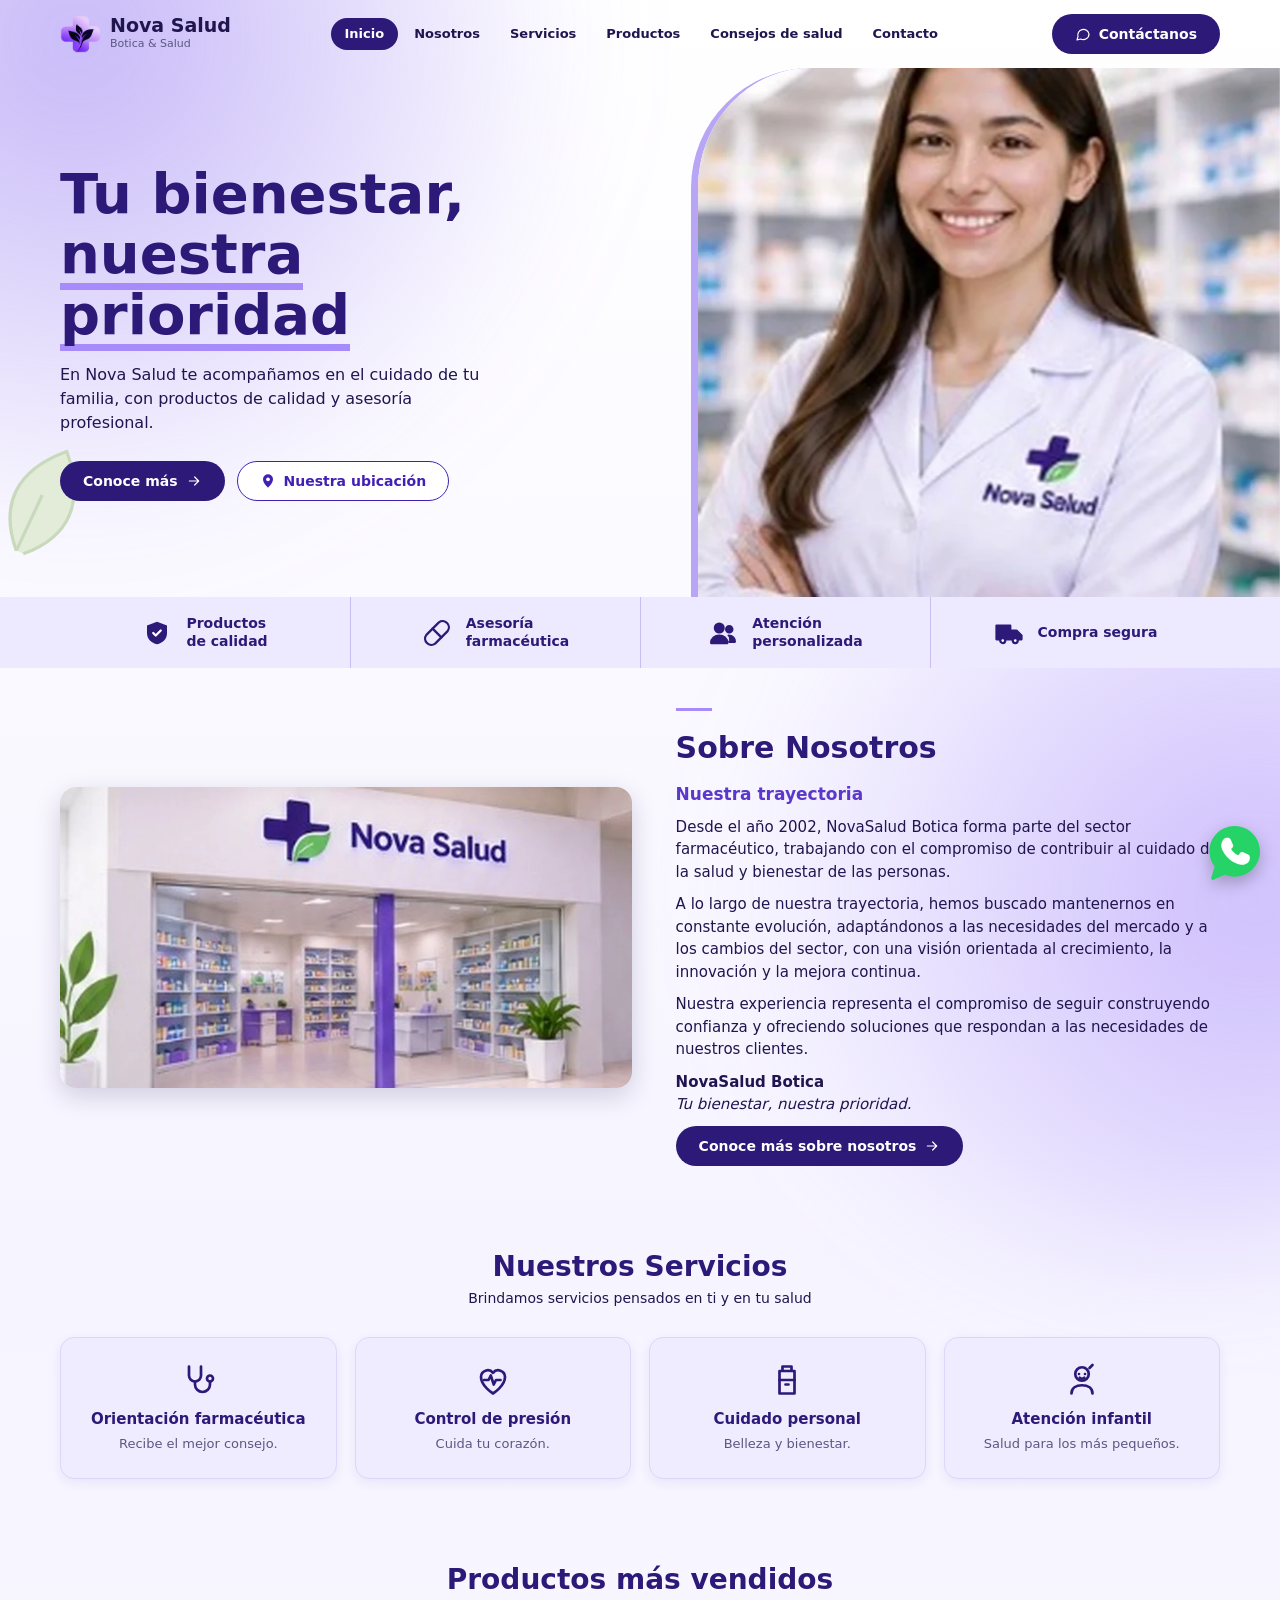
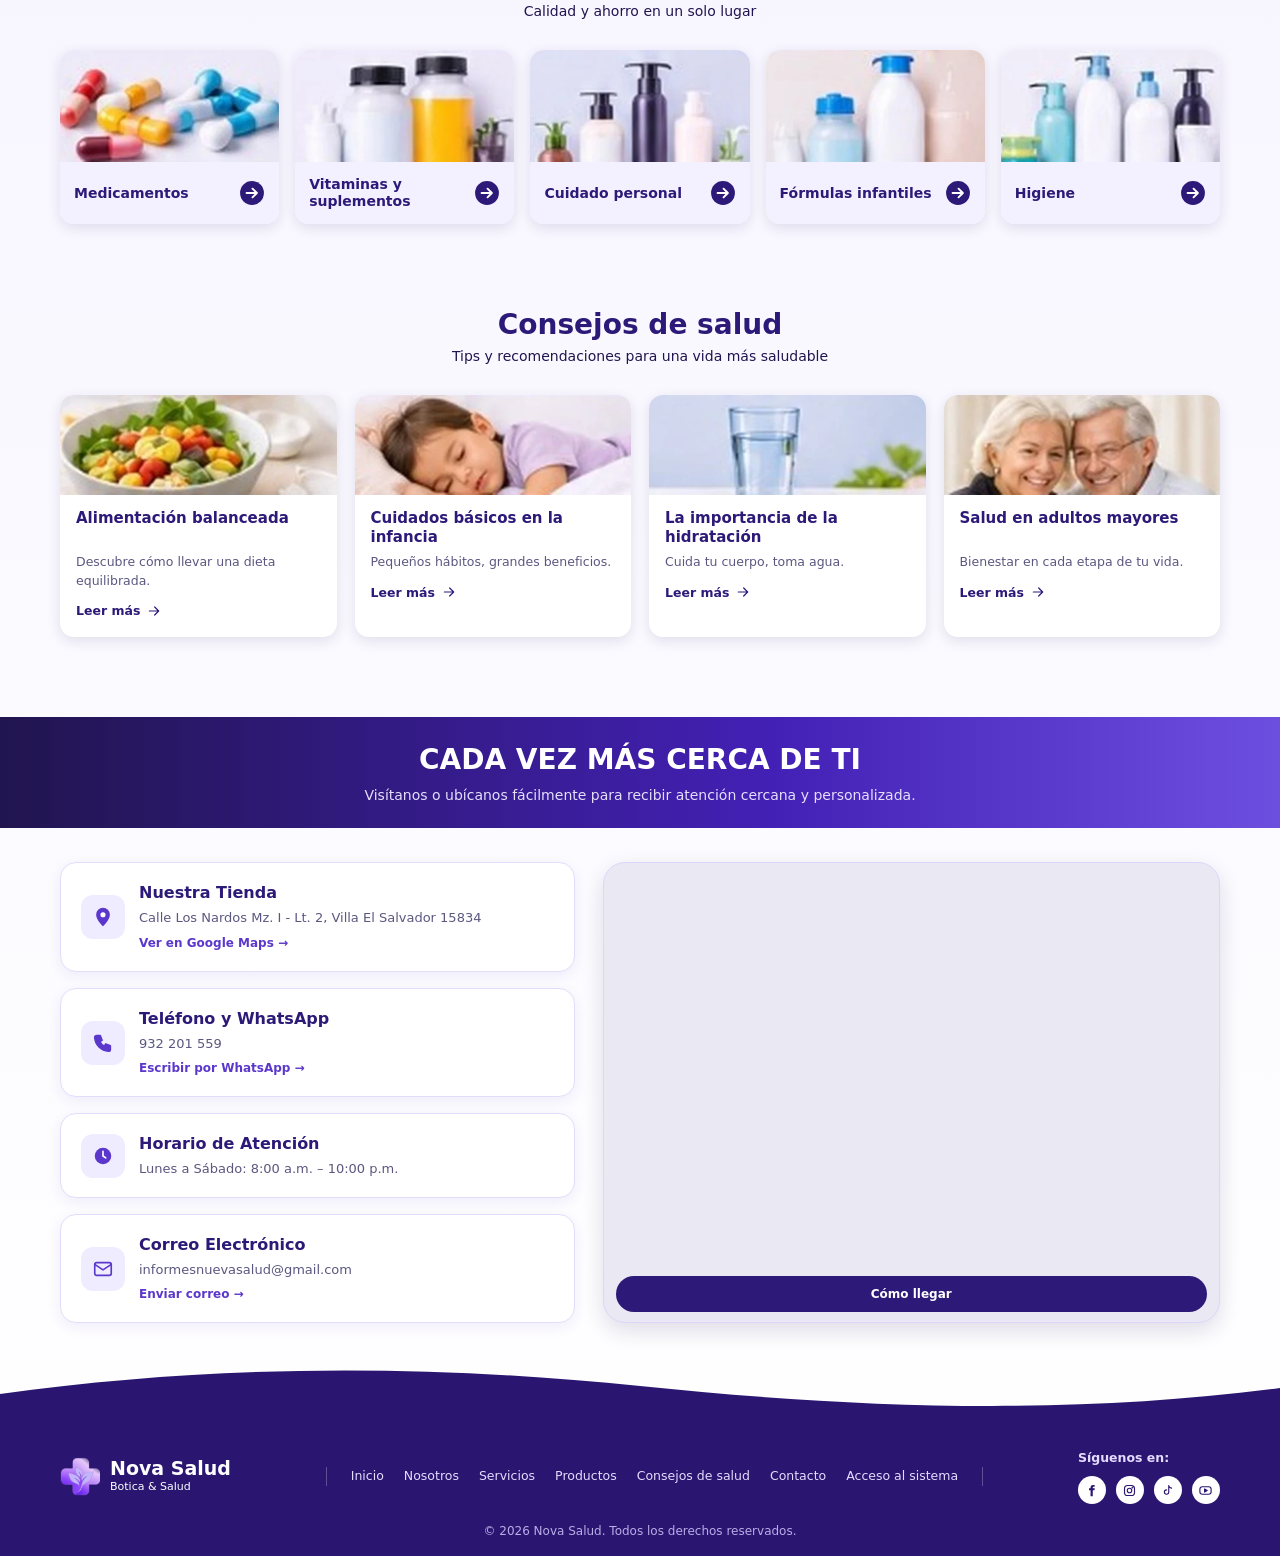
<file: frontend/index.html>
<!DOCTYPE html>
<html lang="es-PE">
<head>
  <meta charset="utf-8">
  <meta name="viewport" content="width=device-width, initial-scale=1">
  <title>Nova Salud · Botica y salud</title>
  <meta name="description" content="Nova Salud: botica con productos de calidad y asesoría farmacéutica para toda tu familia.">
  <link rel="stylesheet" href="css/estilos.css?v=31">
</head>
<body class="landing cargando" aria-busy="true">
  <div class="pantalla-carga" id="pantalla-carga" role="status" aria-live="polite">
    <div class="pantalla-carga-contenido">
      <img src="img/logo-icon.webp" alt="">
      <strong>Nova Salud</strong>
      <span>Preparando tu experiencia</span>
      <div class="pantalla-carga-indicador" aria-hidden="true"><span></span></div>
    </div>
  </div>
  <svg width="0" height="0" style="position:absolute" aria-hidden="true">
    <defs>
      <symbol id="i-escudo" viewBox="0 0 24 24"><path d="M12 3l8 3v6c0 5-3.5 8-8 9-4.5-1-8-4-8-9V6z" fill="currentColor" stroke="none"/><path d="M9 12l2 2 4-4" stroke="#fff"/></symbol>
      <symbol id="i-pastilla" viewBox="0 0 24 24"><path d="M10.5 20.5a5 5 0 0 1-7-7l10-10a5 5 0 0 1 7 7z"/><path d="M8.5 8.5l7 7"/></symbol>
      <symbol id="i-usuarios" viewBox="0 0 24 24"><circle cx="9" cy="8" r="3.5" fill="currentColor"/><path d="M2.5 20c0-3.5 3-6 6.5-6s6.5 2.5 6.5 6z" fill="currentColor"/><circle cx="17" cy="9" r="2.5" fill="currentColor"/><path d="M16.5 14c3 0 5 2 5 5h-4.5" fill="currentColor"/></symbol>
      <symbol id="i-camion" viewBox="0 0 24 24"><path d="M2 6h11v11H2zM13 10h5l4 4v3h-9z" fill="currentColor"/><circle cx="7" cy="18" r="2" fill="#fff"/><circle cx="17" cy="18" r="2" fill="#fff"/></symbol>
      <symbol id="i-corazon" viewBox="0 0 24 24"><path d="M12 21s-8-5-8-11a4.5 4.5 0 0 1 8-2.8A4.5 4.5 0 0 1 20 10c0 6-8 11-8 11z"/></symbol>
      <symbol id="i-estrella" viewBox="0 0 24 24"><path d="M12 3l2.7 5.6 6.1.9-4.4 4.3 1 6.1L12 17l-5.4 2.9 1-6.1L3.2 9.5l6.1-.9z"/></symbol>
      <symbol id="i-manos" viewBox="0 0 24 24"><path d="M3 11l4-4 4 2 4-2 6 5-3 3-3 3-4 1-4-3-4-1z"/></symbol>
      <symbol id="i-flecha" viewBox="0 0 24 24"><path d="M5 12h14M13 6l6 6-6 6"/></symbol>
      <symbol id="i-pin" viewBox="0 0 24 24"><path d="M12 21s7-6 7-12a7 7 0 0 0-14 0c0 6 7 12 7 12z"/><circle cx="12" cy="9" r="2.5"/></symbol>
      <symbol id="i-pin-lleno" viewBox="0 0 24 24"><path d="M12 22s7.5-6.5 7.5-12.5a7.5 7.5 0 0 0-15 0C4.5 15.5 12 22 12 22z" fill="currentColor" stroke="none"/><circle cx="12" cy="9.5" r="2.8" fill="#fff" stroke="none"/></symbol>
      <symbol id="i-reloj" viewBox="0 0 24 24"><circle cx="12" cy="12" r="9" fill="currentColor" stroke="none"/><path d="M12 7v5l3 2" stroke="#fff"/></symbol>
      <symbol id="i-telefono" viewBox="0 0 24 24"><path d="M5 4h4l2 5-2.5 1.5a11 11 0 0 0 5 5L15 13l5 2v4a2 2 0 0 1-2 2A16 16 0 0 1 3 6a2 2 0 0 1 2-2z" fill="currentColor"/></symbol>
      <symbol id="i-correo" viewBox="0 0 24 24"><rect x="3" y="5" width="18" height="14" rx="2"/><path d="M3 7l9 6 9-6"/></symbol>
      <symbol id="i-chat" viewBox="0 0 24 24"><path d="M21 12a8.5 8.5 0 0 1-12.5 7.5L3 21l1.5-5A8.5 8.5 0 1 1 21 12z"/></symbol>
      <symbol id="i-whatsapp" viewBox="0 0 32 32"><path fill="#25D366" stroke="none" d="M17,0C8.7,0,2,6.7,2,15c0,3.4,1.1,6.6,3.2,9.2l-2.1,6.4c-0.1,0.4,0,0.8,0.3,1.1C3.5,31.9,3.8,32,4,32c0.1,0,0.3,0,0.4-0.1l6.9-3.1C13.1,29.6,15,30,17,30c8.3,0,15-6.7,15-15S25.3,0,17,0z"/><path fill="#FFFFFF" stroke="none" d="M25.7,20.5c-0.4,1.2-1.9,2.2-3.2,2.4C22.2,23,21.9,23,21.5,23c-0.8,0-2-0.2-4.1-1.1c-2.4-1-4.8-3.1-6.7-5.8L10.7,16C10.1,15.1,9,13.4,9,11.6c0-2.2,1.1-3.3,1.5-3.8c0.5-0.5,1.2-0.8,2-0.8c0.2,0,0.3,0,0.5,0c0.7,0,1.2,0.2,1.7,1.2l0.4,0.8c0.3,0.8,0.7,1.7,0.8,1.8c0.3,0.6,0.3,1.1,0,1.6c-0.1,0.3-0.3,0.5-0.5,0.7c-0.1,0.2-0.2,0.3-0.3,0.3c-0.1,0.1-0.1,0.1-0.2,0.2c0.3,0.5,0.9,1.4,1.7,2.1c1.2,1.1,2.1,1.4,2.6,1.6l0,0c0.2-0.2,0.4-0.6,0.7-0.9l0.1-0.2c0.5-0.7,1.3-0.9,2.1-0.6c0.4,0.2,2.6,1.2,2.6,1.2l0.2,0.1c0.3,0.2,0.7,0.3,0.9,0.7C26.2,18.5,25.9,19.8,25.7,20.5z"/></symbol>
      <symbol id="i-estetoscopio" viewBox="0 0 24 24"><path d="M6 3v6a4 4 0 0 0 8 0V3"/><path d="M10 13v2a5 5 0 0 0 10 0v-2"/><circle cx="20" cy="11" r="2"/></symbol>
      <symbol id="i-pulso" viewBox="0 0 24 24"><path d="M12 21s-8-5-8-11a4.5 4.5 0 0 1 8-2.8A4.5 4.5 0 0 1 20 10c0 6-8 11-8 11z"/><path d="M6 12h3l1.5-3 2 6 1.5-3h3"/></symbol>
      <symbol id="i-frasco" viewBox="0 0 24 24"><path d="M9 3h6v3H9zM7 6h10v15H7z"/><path d="M7 12h10M11 15h2"/></symbol>
      <symbol id="i-bebe" viewBox="0 0 24 24"><circle cx="12" cy="8" r="4.5"/><path d="M10 8h.01M14 8h.01M10.5 10.5c1 .8 2 .8 3 0"/><path d="M5 21c0-3.5 3-5.5 7-5.5s7 2 7 5.5"/><path d="M17 4l2-2"/></symbol>
      <symbol id="i-flecha-circulo" viewBox="0 0 24 24"><circle cx="12" cy="12" r="11" fill="currentColor" stroke="none"/><path d="M7 12h9M12.5 8l4 4-4 4" stroke="#fff"/></symbol>
      <symbol id="i-tienda" viewBox="0 0 48 48"><path d="M6 18l3-10h30l3 10zM8 18v22h32V18M6 18c0 3 2.5 4.5 4.5 4.5S15 21 15 18c0 3 2.5 4.5 4.5 4.5S24 21 24 18c0 3 2.5 4.5 4.5 4.5S33 21 33 18c0 3 2.5 4.5 4.5 4.5S42 21 42 18"/><path d="M19 40V28h10v12"/></symbol>
      <symbol id="i-facebook" viewBox="0 0 24 24"><path d="M14 8.5V7c0-.8.3-1.2 1.3-1.2H17V3h-2.6C11.7 3 10.5 4.600 10.5 6.800V8.500H8V11.500h2.500V21H14v-9.500h2.700l.5-3z" fill="currentColor" stroke="none"/></symbol>
      <symbol id="i-instagram" viewBox="0 0 24 24"><rect x="4" y="4" width="16" height="16" rx="5"/><circle cx="12" cy="12" r="3.6"/><circle cx="16.8" cy="7.2" r=".6" fill="currentColor"/></symbol>
      <symbol id="i-tiktok" viewBox="0 0 24 24"><path d="M14 4v10.500a3.500 3.500 0 1 1-3.500-3.500M14 4c.4 2.500 2 4 4.500 4.200"/></symbol>
      <symbol id="i-youtube" viewBox="0 0 24 24"><rect x="3" y="6" width="18" height="12" rx="4"/><path d="M10.500 9.500v5l4.200-2.500z" fill="currentColor"/></symbol>
      <symbol id="i-hoja" viewBox="0 0 24 24"><path d="M5 19c0-9 5-14 15-14 0 10-5 15-14 15"/><path d="M5 19l8-8"/></symbol>
    </defs>
  </svg>

  <header class="encabezado">
    <div class="contenedor">
      <a class="marca" href="#inicio" aria-label="Nova Salud, inicio">
        <img src="img/logo-icon.webp" alt="">
        <span><b>Nova Salud</b><small>Botica &amp; Salud</small></span>
      </a>
      <nav class="menu" aria-label="Principal">
        <a class="activo" href="#inicio">Inicio</a>
        <a href="#nosotros">Nosotros</a>
        <a href="#servicios">Servicios</a>
        <a href="#productos">Productos</a>
        <a href="#consejos">Consejos de salud</a>
        <a href="#contacto">Contacto</a>
      </nav>
      <a class="btn btn-oscuro" href="https://wa.me/51932201559?text=Hola%2C%20buen%20d%C3%ADa.%20Me%20comunico%20con%20NovaSalud%20Botica%20para%20solicitar%20informaci%C3%B3n%20sobre%20sus%20productos%20y%20su%20disponibilidad.%20Quedo%20atento%20a%20su%20respuesta.%20Gracias." target="_blank" rel="noopener"><svg class="icono chico"><use href="#i-chat"/></svg><span>Contáctanos</span></a>
    </div>
  </header>

  <main id="inicio">
    <section class="hero">
      <svg class="hoja-deco" aria-hidden="true"><use href="#i-hoja"/></svg>
      <div class="contenedor">
        <div class="hero-texto">
          <h1>Tu bienestar,<br><span>nuestra prioridad</span></h1>
          <p>En Nova Salud te acompañamos en el cuidado de tu familia, con productos de calidad y asesoría profesional.</p>
          <div class="botones">
            <a class="btn btn-oscuro" href="#nosotros">Conoce más <svg class="icono chico"><use href="#i-flecha"/></svg></a>
            <a class="btn btn-borde" href="#contacto"><svg class="icono chico"><use href="#i-pin-lleno"/></svg> Nuestra ubicación</a>
          </div>
        </div>
      </div>
      <div class="hero-foto"><img src="img/hero.webp" alt="Farmacéutica de Nova Salud sonriendo en la botica"></div>
    </section>

    <div class="ventajas">
      <ul class="contenedor">
        <li><svg class="icono"><use href="#i-escudo"/></svg><span>Productos<br>de calidad</span></li>
        <li><svg class="icono"><use href="#i-pastilla"/></svg><span>Asesoría<br>farmacéutica</span></li>
        <li><svg class="icono"><use href="#i-usuarios"/></svg><span>Atención<br>personalizada</span></li>
        <li><svg class="icono"><use href="#i-camion"/></svg><span>Compra segura</span></li>
      </ul>
    </div>

    <section class="nosotros" id="nosotros">
      <div class="contenedor">
        <img class="foto-local" src="img/local.webp" alt="Fachada de la botica Nova Salud">
        <div>
          <h2>Sobre Nosotros</h2>
          <h3 class="nosotros-trayectoria">Nuestra trayectoria</h3>
          <p>Desde el año 2002, NovaSalud Botica forma parte del sector farmacéutico, trabajando con el compromiso de contribuir al cuidado de la salud y bienestar de las personas.</p>
          <p>A lo largo de nuestra trayectoria, hemos buscado mantenernos en constante evolución, adaptándonos a las necesidades del mercado y a los cambios del sector, con una visión orientada al crecimiento, la innovación y la mejora continua.</p>
          <p>Nuestra experiencia representa el compromiso de seguir construyendo confianza y ofreciendo soluciones que respondan a las necesidades de nuestros clientes.</p>
          <p class="nosotros-lema"><b>NovaSalud Botica</b><br><em>Tu bienestar, nuestra prioridad.</em></p>
          <button class="btn btn-oscuro nosotros-abrir" type="button" aria-haspopup="dialog">Conoce más sobre nosotros <svg class="icono chico"><use href="#i-flecha"/></svg></button>
        </div>
      </div>
    </section>

    <section id="servicios">
      <div class="contenedor">
        <div class="titulo"><h2>Nuestros Servicios</h2><p>Brindamos servicios pensados en ti y en tu salud</p></div>
        <div class="grid-4">
          <article class="serv"><svg class="icono"><use href="#i-estetoscopio"/></svg><h3>Orientación farmacéutica</h3><p>Recibe el mejor consejo.</p></article>
          <article class="serv"><svg class="icono"><use href="#i-pulso"/></svg><h3>Control de presión</h3><p>Cuida tu corazón.</p></article>
          <article class="serv"><svg class="icono"><use href="#i-frasco"/></svg><h3>Cuidado personal</h3><p>Belleza y bienestar.</p></article>
          <article class="serv"><svg class="icono"><use href="#i-bebe"/></svg><h3>Atención infantil</h3><p>Salud para los más pequeños.</p></article>
        </div>
      </div>
    </section>

    <section class="productos" id="productos">
      <div class="contenedor">
        <div class="titulo"><h2>Productos más vendidos</h2><p>Calidad y ahorro en un solo lugar</p></div>
        <div class="grid-5">
          <button class="prod producto-abrir" type="button" data-producto="medicamentos"><img src="img/medicamentos.webp" alt=""><span class="pie-prod"><b>Medicamentos</b><svg class="icono"><use href="#i-flecha-circulo"/></svg></span></button>
          <button class="prod producto-abrir" type="button" data-producto="vitaminas"><img src="img/vitaminas.webp" alt=""><span class="pie-prod"><b>Vitaminas y suplementos</b><svg class="icono"><use href="#i-flecha-circulo"/></svg></span></button>
          <button class="prod producto-abrir" type="button" data-producto="cuidado-personal"><img src="img/cuidado.webp" alt=""><span class="pie-prod"><b>Cuidado personal</b><svg class="icono"><use href="#i-flecha-circulo"/></svg></span></button>
          <button class="prod producto-abrir" type="button" data-producto="formulas"><img src="img/formulas.webp" alt=""><span class="pie-prod"><b>Fórmulas infantiles</b><svg class="icono"><use href="#i-flecha-circulo"/></svg></span></button>
          <button class="prod producto-abrir" type="button" data-producto="higiene"><img src="img/higiene.webp" alt=""><span class="pie-prod"><b>Higiene</b><svg class="icono"><use href="#i-flecha-circulo"/></svg></span></button>
        </div>
      </div>
    </section>

    <section class="consejos" id="consejos">
      <div class="contenedor">
        <div class="titulo"><h2>Consejos de salud</h2><p>Tips y recomendaciones para una vida más saludable</p></div>
        <div class="grid-4">
          <article class="consejo"><img src="img/alimentacion.webp" alt=""><div><h3>Alimentación balanceada</h3><p>Descubre cómo llevar una dieta equilibrada.</p><button class="consejo-leer" type="button" data-consejo="alimentacion">Leer más <svg class="icono chico"><use href="#i-flecha"/></svg></button></div></article>
          <article class="consejo"><img src="img/infancia.webp" alt=""><div><h3>Cuidados básicos en la infancia</h3><p>Pequeños hábitos, grandes beneficios.</p><button class="consejo-leer" type="button" data-consejo="infancia">Leer más <svg class="icono chico"><use href="#i-flecha"/></svg></button></div></article>
          <article class="consejo"><img src="img/hidratacion.webp" alt=""><div><h3>La importancia de la hidratación</h3><p>Cuida tu cuerpo, toma agua.</p><button class="consejo-leer" type="button" data-consejo="hidratacion">Leer más <svg class="icono chico"><use href="#i-flecha"/></svg></button></div></article>
          <article class="consejo"><img src="img/mayores.webp" alt=""><div><h3>Salud en adultos mayores</h3><p>Bienestar en cada etapa de tu vida.</p><button class="consejo-leer" type="button" data-consejo="adultos-mayores">Leer más <svg class="icono chico"><use href="#i-flecha"/></svg></button></div></article>
        </div>
      </div>
    </section>

    <section class="contacto" id="contacto">
      <div class="contacto-banner">
        <h2>Cada vez más cerca de ti</h2>
        <p>Visítanos o ubícanos fácilmente para recibir atención cercana y personalizada.</p>
      </div>
      <div class="contenedor">
        <div class="contacto-tarjetas">
          <article class="info">
            <span class="contacto-icono"><svg class="icono"><use href="#i-pin-lleno"/></svg></span>
            <div><h3>Nuestra Tienda</h3><p>Calle Los Nardos Mz. I - Lt. 2, Villa El Salvador 15834</p><a class="contacto-enlace" href="https://www.google.com/maps/dir/?api=1&amp;destination=Calle%20Los%20Nardos%20Mz.%20I%20Lt.%202%2C%20Villa%20El%20Salvador%2015834" target="_blank" rel="noopener">Ver en Google Maps →</a></div>
          </article>
          <article class="info">
            <span class="contacto-icono"><svg class="icono"><use href="#i-telefono"/></svg></span>
            <div><h3>Teléfono y WhatsApp</h3><p>932 201 559</p><a class="contacto-enlace" href="https://wa.me/51932201559?text=Hola%2C%20buen%20d%C3%ADa.%20Me%20comunico%20con%20NovaSalud%20Botica%20para%20solicitar%20informaci%C3%B3n%20sobre%20sus%20productos%20y%20su%20disponibilidad.%20Quedo%20atento%20a%20su%20respuesta.%20Gracias." target="_blank" rel="noopener">Escribir por WhatsApp →</a></div>
          </article>
          <article class="info">
            <span class="contacto-icono"><svg class="icono"><use href="#i-reloj"/></svg></span>
            <div><h3>Horario de Atención</h3><p>Lunes a Sábado: 8:00 a.m. – 10:00 p.m.</p></div>
          </article>
          <article class="info">
            <span class="contacto-icono"><svg class="icono"><use href="#i-correo"/></svg></span>
            <div><h3>Correo Electrónico</h3><p>informesnuevasalud@gmail.com</p><a class="contacto-enlace" href="mailto:informesnuevasalud@gmail.com">Enviar correo →</a></div>
          </article>
        </div>
        <div class="mapa">
          <iframe
            src="https://maps.google.com/maps?q=Calle%20Los%20Nardos%20Mz.%20I%20Lt.%202%2C%20Villa%20El%20Salvador%2015834&amp;z=17&amp;output=embed"
            title="Mapa de ubicación de Nova Salud"
            loading="lazy"
            referrerpolicy="no-referrer-when-downgrade"
            allowfullscreen>
          </iframe>
          <a class="mapa-ruta" href="https://www.google.com/maps/dir/?api=1&amp;destination=Calle%20Los%20Nardos%20Mz.%20I%20Lt.%202%2C%20Villa%20El%20Salvador%2015834" target="_blank" rel="noopener">Cómo llegar</a>
        </div>
      </div>
    </section>
  </main>

  <footer class="pie">
    <svg class="onda" viewBox="0 0 1440 60" preserveAspectRatio="none" aria-hidden="true"><path d="M0 60V30C240 0 480 0 720 22s480 30 720 2v36z"/></svg>
    <div class="contenedor fila">
      <div class="marca clara">
        <img src="img/logo-icon-dark.webp" alt="">
        <span><b>Nova Salud</b><small>Botica &amp; Salud</small></span>
      </div>
      <nav aria-label="Pie de página">
        <a href="#inicio">Inicio</a><a href="#nosotros">Nosotros</a><a href="#servicios">Servicios</a>
        <a href="#productos">Productos</a><a href="#consejos">Consejos de salud</a><a href="#contacto">Contacto</a>
        <a href="login.html">Acceso al sistema</a>
      </nav>
      <div class="redes">
        <span>Síguenos en:</span>
        <div>
          <a href="#" aria-label="Facebook"><svg class="icono"><use href="#i-facebook"/></svg></a>
          <a href="#" aria-label="Instagram"><svg class="icono"><use href="#i-instagram"/></svg></a>
          <a href="#" aria-label="TikTok"><svg class="icono"><use href="#i-tiktok"/></svg></a>
          <a href="#" aria-label="YouTube"><svg class="icono"><use href="#i-youtube"/></svg></a>
        </div>
      </div>
    </div>
    <p class="copy">© 2026 Nova Salud. Todos los derechos reservados.</p>
  </footer>

  <a class="wsp" href="https://wa.me/51932201559?text=Hola%2C%20buen%20d%C3%ADa.%20Me%20comunico%20con%20NovaSalud%20Botica%20para%20solicitar%20informaci%C3%B3n%20sobre%20sus%20productos%20y%20su%20disponibilidad.%20Quedo%20atento%20a%20su%20respuesta.%20Gracias." target="_blank" rel="noopener" aria-label="Escríbenos por WhatsApp"><svg class="icono" viewBox="0 0 32 32"><use href="#i-whatsapp"/></svg></a>
  <dialog class="consejo-modal" aria-labelledby="consejo-modal-titulo">
    <button class="consejo-modal-cerrar" type="button" aria-label="Cerrar ventana">×</button>
    <img class="consejo-modal-imagen" alt="">
    <div class="consejo-modal-contenido">
      <span class="consejo-modal-etiqueta">Consejo de salud</span>
      <h2 id="consejo-modal-titulo"></h2>
      <p class="consejo-modal-intro"></p>
      <ul class="consejo-modal-puntos"></ul>
      <p class="consejo-modal-nota">Esta información es general y no reemplaza la evaluación de un profesional de salud.</p>
    </div>
  </dialog>
  <dialog class="consejo-modal nosotros-modal" aria-labelledby="nosotros-modal-titulo">
    <button class="consejo-modal-cerrar" type="button" aria-label="Cerrar ventana">×</button>
    <div class="consejo-modal-contenido">
      <span class="consejo-modal-etiqueta">Sobre Nova Salud</span>
      <h2 id="nosotros-modal-titulo">Nuestros propósitos y metas</h2>
      <div class="nosotros-modal-grid">
        <section><svg class="icono"><use href="#i-corazon"/></svg><h3>Misión</h3><p>Cuidar tu salud y la de tu familia con productos de calidad, atención profesional y un servicio cercano.</p></section>
        <section><svg class="icono"><use href="#i-estrella"/></svg><h3>Visión</h3><p>Ser la botica de confianza más valorada por nuestros clientes y por la comunidad.</p></section>
      </div>
      <h3 class="nosotros-modal-subtitulo">Valores</h3>
      <ul class="consejo-modal-puntos">
        <li>Calidad en cada producto que ofrecemos.</li>
        <li>Honestidad al orientarte y al informarte.</li>
        <li>Compromiso con tu bienestar.</li>
      </ul>
    </div>
  </dialog>
  <dialog class="producto-modal" aria-labelledby="producto-modal-titulo">
    <button class="producto-modal-cerrar" type="button" aria-label="Cerrar ventana">×</button>
    <img class="producto-modal-imagen" alt="">
    <div class="producto-modal-contenido">
      <span class="producto-modal-etiqueta">Catálogo Nova Salud</span>
      <h2 id="producto-modal-titulo"></h2>
      <p class="producto-modal-intro"></p>
      <ul class="producto-modal-lista"></ul>
      <p class="producto-modal-nota">El catálogo del sistema contiene datos de ejemplo. Consulta en la botica la existencia y el precio actual de cada producto. Los medicamentos que requieren receta deben adquirirse con la receta correspondiente.</p>
      <a class="producto-modal-consultar" href="https://wa.me/51932201559?text=Hola%2C%20buen%20d%C3%ADa.%20Me%20comunico%20con%20NovaSalud%20Botica%20para%20solicitar%20informaci%C3%B3n%20sobre%20sus%20productos%20y%20su%20disponibilidad.%20Quedo%20atento%20a%20su%20respuesta.%20Gracias." target="_blank" rel="noopener">Consultar por WhatsApp</a>
    </div>
  </dialog>
  <script src="js/landing.js?v=8" defer></script>
</body>
</html>
</file>
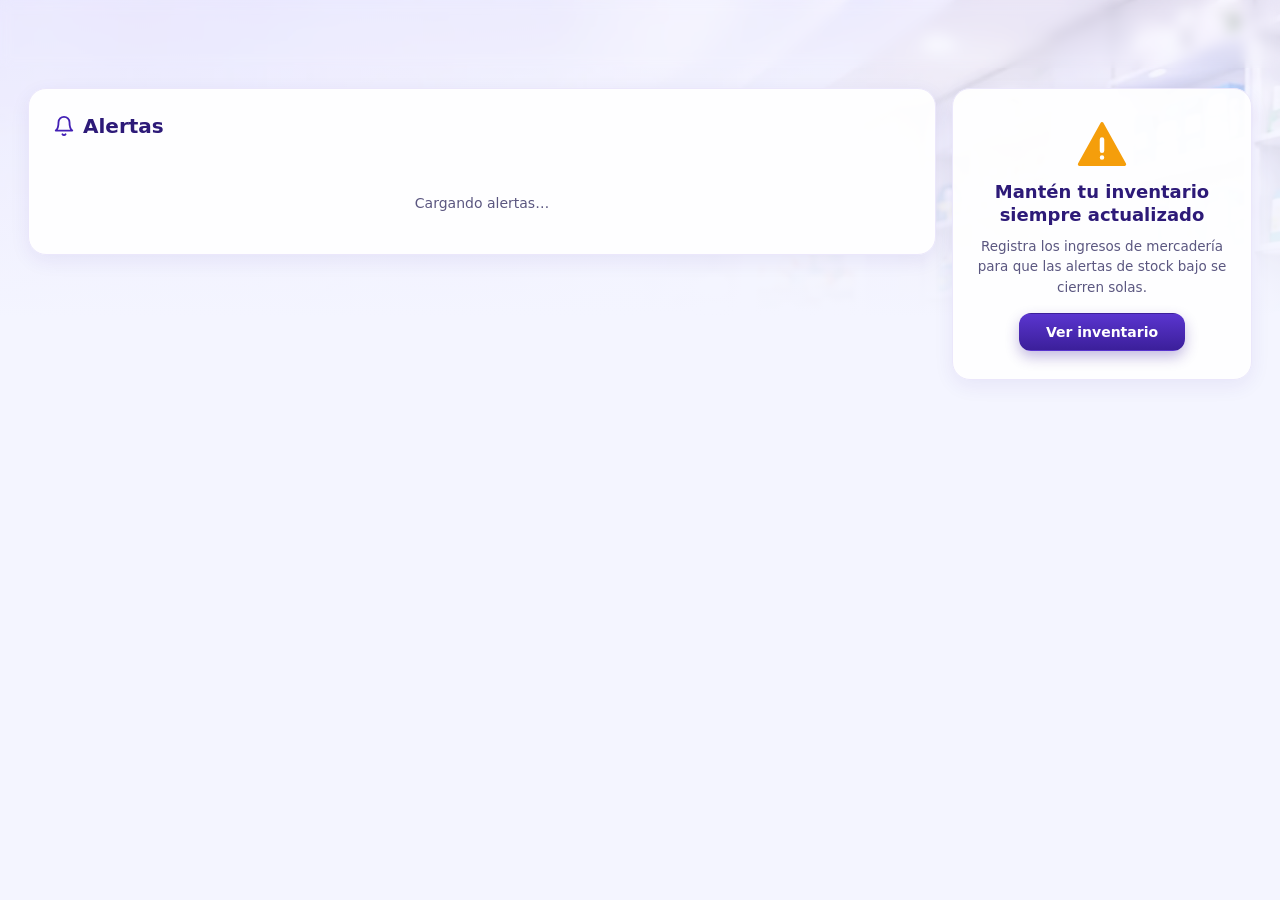
<file: frontend/alertas.html>
<!DOCTYPE html>
<html lang="es-PE">
<head>
  <meta charset="utf-8">
  <meta name="viewport" content="width=device-width, initial-scale=1">
  <title>Alertas · NovaSalud POS</title>
  <link rel="stylesheet" href="css/estilos.css">
</head>
<body class="app">
  <div class="principal">
    <header class="topbar" id="topbar"></header>
    <main class="contenido" id="contenido">
      <div class="al-layout">
        <section class="panel lista">
          <div class="panel-cab">
            <h2>
              <svg viewBox="0 0 24 24" width="22" height="22" fill="none" stroke="currentColor" stroke-width="2" stroke-linecap="round" stroke-linejoin="round" aria-hidden="true"><path d="M6 8a6 6 0 0 1 12 0c0 7 3 9 3 9H3s3-2 3-9M10.3 21a1.94 1.94 0 0 0 3.4 0"/></svg>
              Alertas
            </h2>
          </div>
          <div class="pestanas" id="pestanas" role="tablist" aria-label="Tipo de alerta"></div>
          <div id="tabla" aria-live="polite"><p class="vacio">Cargando alertas…</p></div>
        </section>

        <aside class="panel al-lateral">
          <div class="al-icono">
            <svg viewBox="0 0 24 24" width="54" height="54" fill="#f59e0b" stroke="#f59e0b" stroke-width="1.5" stroke-linejoin="round" aria-hidden="true"><path d="M12 3l10 18H2z"/><path d="M12 10v5M12 18v.01" stroke="#fff" stroke-width="2" stroke-linecap="round"/></svg>
          </div>
          <h3>Mantén tu inventario siempre actualizado</h3>
          <p>Registra los ingresos de mercadería para que las alertas de stock bajo se cierren solas.</p>
          <a class="btn btn-cobrar" href="inventario.html">Ver inventario</a>
        </aside>
      </div>
    </main>
  </div>

  <div class="aviso" id="aviso" role="status" aria-live="polite" hidden></div>

  <script src="js/api.js"></script>
  <script src="js/app.js"></script>
  <script src="js/alertas.js"></script>
</body>
</html>
</file>
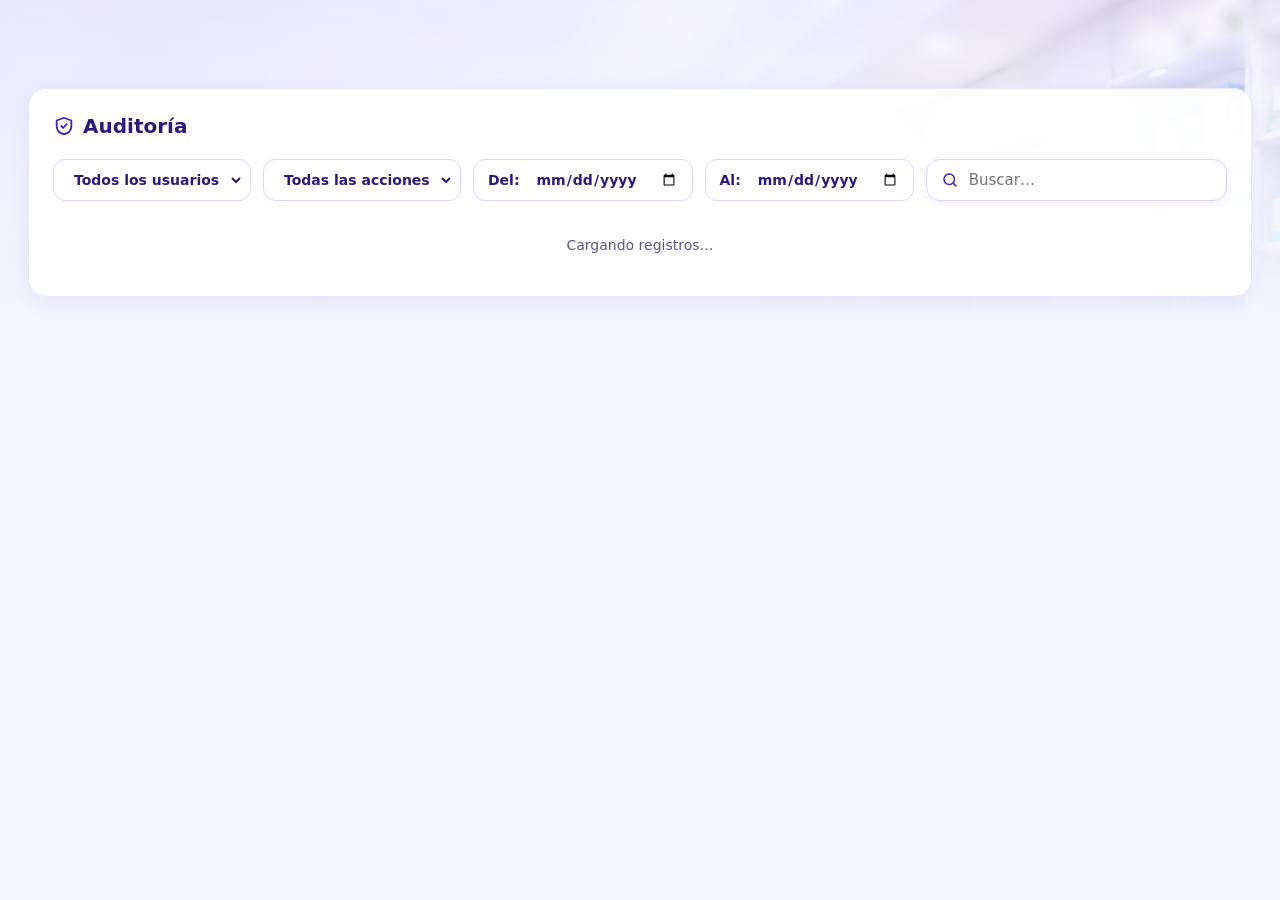
<file: frontend/auditoria.html>
<!DOCTYPE html>
<html lang="es-PE">
<head>
  <meta charset="utf-8">
  <meta name="viewport" content="width=device-width, initial-scale=1">
  <title>Auditoría · NovaSalud POS</title>
  <link rel="stylesheet" href="css/estilos.css">
</head>
<body class="app">
  <div class="principal">
    <header class="topbar" id="topbar"></header>
    <main class="contenido" id="contenido">
      <section class="panel lista">
        <div class="panel-cab">
          <h2>
            <svg viewBox="0 0 24 24" width="22" height="22" fill="none" stroke="currentColor" stroke-width="2" stroke-linecap="round" stroke-linejoin="round" aria-hidden="true"><path d="M12 3l8 3v6c0 5-3.5 8-8 9-4.5-1-8-4-8-9V6zM9 12l2 2 4-4"/></svg>
            Auditoría
          </h2>
        </div>

        <div class="filtros">
          <label class="filtro"><select id="f-usuario" aria-label="Usuario"><option value="">Todos los usuarios</option></select></label>
          <label class="filtro"><select id="f-accion" aria-label="Acción"><option value="">Todas las acciones</option></select></label>
          <label class="filtro">Del: <input type="date" id="desde"></label>
          <label class="filtro">Al: <input type="date" id="hasta"></label>
          <label class="pv-buscar filtro-buscar">
            <svg viewBox="0 0 24 24" width="18" height="18" fill="none" stroke="currentColor" stroke-width="2" stroke-linecap="round" aria-hidden="true"><circle cx="11" cy="11" r="7"/><path d="M20 20l-3.5-3.5"/></svg>
            <input id="q" type="search" placeholder="Buscar…" autocomplete="off" aria-label="Buscar en la auditoría">
          </label>
        </div>

        <p class="alerta-error" id="a-error" role="alert"></p>
        <div id="tabla" aria-live="polite"><p class="vacio">Cargando registros…</p></div>
        <div class="paginacion" id="paginacion"></div>
      </section>
    </main>
  </div>

  <script src="js/api.js"></script>
  <script src="js/app.js"></script>
  <script src="js/auditoria.js"></script>
</body>
</html>
</file>
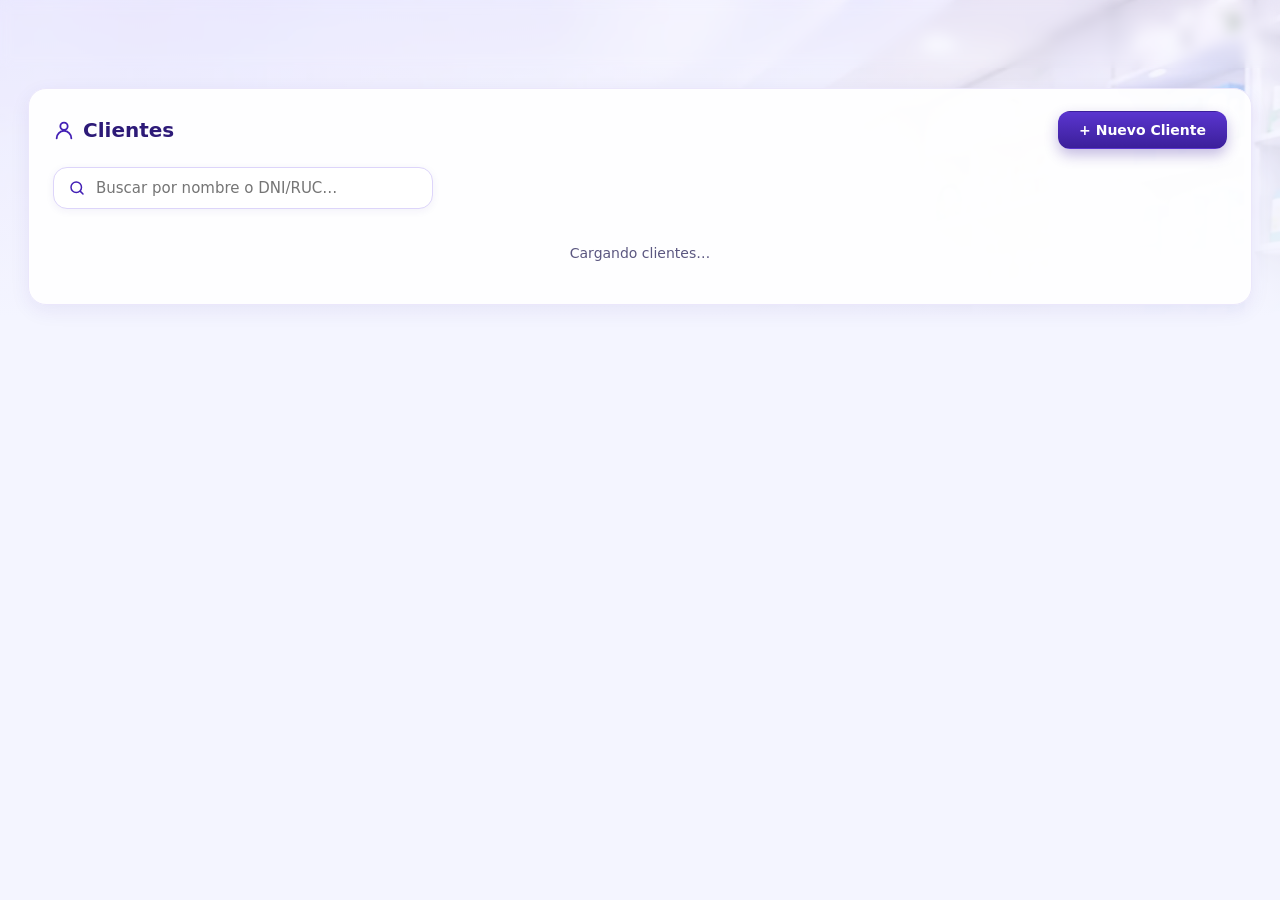
<file: frontend/clientes.html>
<!DOCTYPE html>
<html lang="es-PE">
<head>
  <meta charset="utf-8">
  <meta name="viewport" content="width=device-width, initial-scale=1">
  <title>Clientes · NovaSalud POS</title>
  <link rel="stylesheet" href="css/estilos.css">
</head>
<body class="app">
  <div class="principal">
    <header class="topbar" id="topbar"></header>
    <main class="contenido" id="contenido">
      <section class="panel lista">
        <div class="panel-cab">
          <h2>
            <svg viewBox="0 0 24 24" width="22" height="22" fill="none" stroke="currentColor" stroke-width="2" stroke-linecap="round" stroke-linejoin="round" aria-hidden="true"><path d="M12 12a4 4 0 1 0 0-8 4 4 0 0 0 0 8zM4 21a8 8 0 0 1 16 0"/></svg>
            Clientes
          </h2>
          <button class="btn btn-cobrar btn-mas" id="nuevo" type="button">+ Nuevo Cliente</button>
        </div>

        <div class="filtros">
          <label class="pv-buscar filtro-buscar">
            <svg viewBox="0 0 24 24" width="18" height="18" fill="none" stroke="currentColor" stroke-width="2" stroke-linecap="round" aria-hidden="true"><circle cx="11" cy="11" r="7"/><path d="M20 20l-3.5-3.5"/></svg>
            <input id="q" type="search" placeholder="Buscar por nombre o DNI/RUC…" autocomplete="off" aria-label="Buscar cliente">
          </label>
        </div>

        <div id="tabla" aria-live="polite"><p class="vacio">Cargando clientes…</p></div>
        <div class="paginacion" id="paginacion"></div>
      </section>
    </main>
  </div>

  <div class="aviso" id="aviso" role="status" aria-live="polite" hidden></div>

  <dialog class="modal modal-ancho" id="m-form" aria-labelledby="m-form-t">
    <form id="f-form" novalidate>
      <h2 id="m-form-t"></h2>
      <div class="form-grid">
        <label class="campo">DNI o RUC *<input id="f-doc" maxlength="11" inputmode="numeric"></label>
        <label class="campo">Nombre *<input id="f-nombre" maxlength="120"></label>
        <label class="campo">Teléfono<input id="f-tel" maxlength="20" inputmode="tel"></label>
      </div>
      <p class="alerta-error" id="f-error" role="alert"></p>
      <div class="m-botones">
        <button class="btn btn-borde" id="f-cancelar" type="button">Cancelar</button>
        <button class="btn btn-cobrar" id="f-guardar" type="submit">Guardar</button>
      </div>
    </form>
  </dialog>

  <dialog class="modal modal-ancho" id="m-det" aria-labelledby="m-det-t">
    <h2 id="m-det-t"></h2>
    <div id="det-cuerpo"></div>
    <div class="m-botones uno"><button class="btn btn-borde" id="det-cerrar" type="button">Cerrar</button></div>
  </dialog>

  <script src="js/api.js"></script>
  <script src="js/app.js"></script>
  <script src="js/clientes.js"></script>
</body>
</html>
</file>
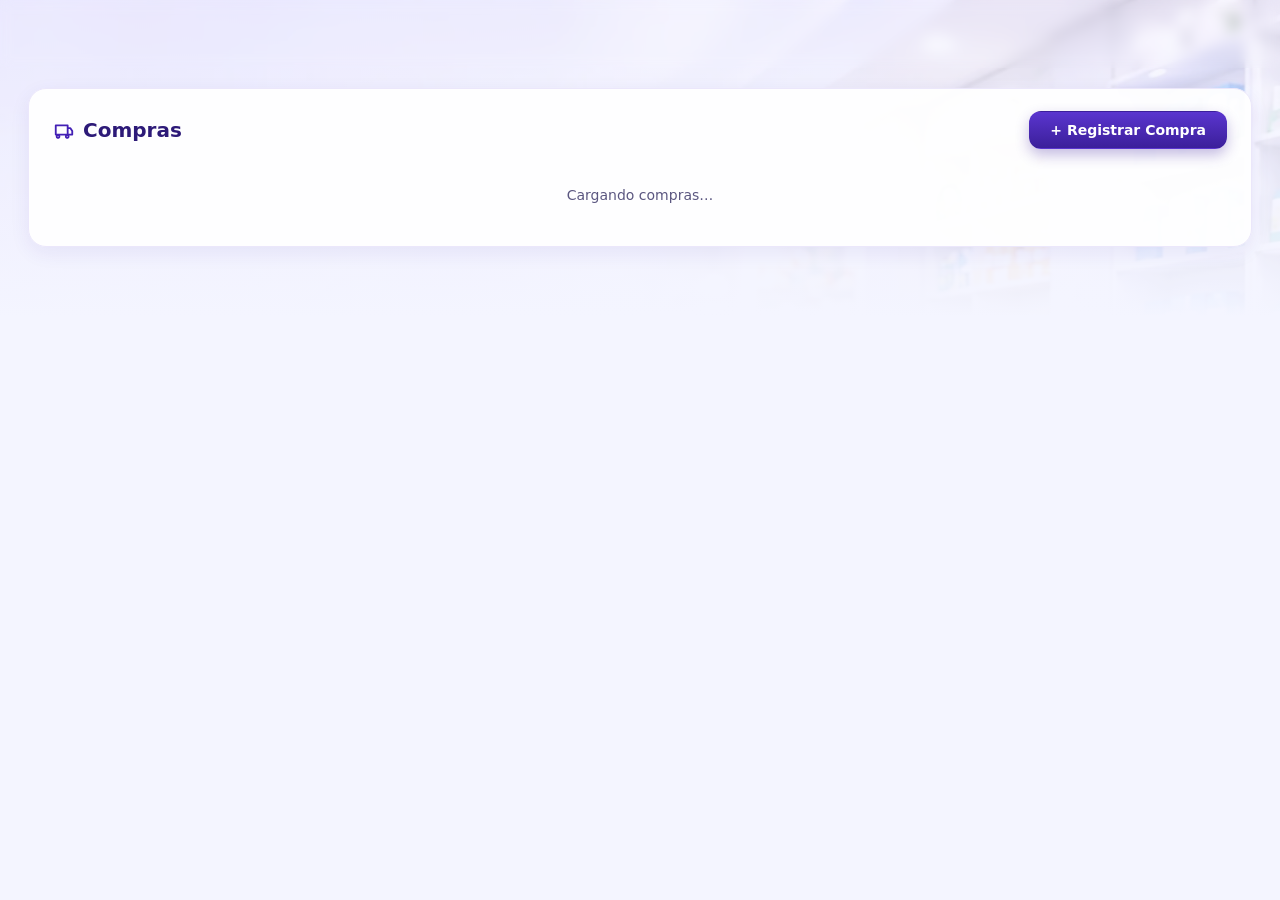
<file: frontend/compras.html>
<!DOCTYPE html>
<html lang="es-PE">
<head>
  <meta charset="utf-8">
  <meta name="viewport" content="width=device-width, initial-scale=1">
  <title>Compras · NovaSalud POS</title>
  <link rel="stylesheet" href="css/estilos.css">
</head>
<body class="app">
  <div class="principal">
    <header class="topbar" id="topbar"></header>
    <main class="contenido" id="contenido">
      <section class="panel lista">
        <div class="panel-cab">
          <h2>
            <svg viewBox="0 0 24 24" width="22" height="22" fill="none" stroke="currentColor" stroke-width="2" stroke-linecap="round" stroke-linejoin="round" aria-hidden="true"><path d="M3 7h13v10H3zM16 10h3l2 3v4h-5M7 19a1.5 1.5 0 1 0 0 .01M17 19a1.5 1.5 0 1 0 0 .01"/></svg>
            Compras
          </h2>
          <button class="btn btn-cobrar btn-mas" id="nuevo" type="button">+ Registrar Compra</button>
        </div>

        <div id="tabla" aria-live="polite"><p class="vacio">Cargando compras…</p></div>
        <div class="paginacion" id="paginacion"></div>
      </section>
    </main>
  </div>

  <div class="aviso" id="aviso" role="status" aria-live="polite" hidden></div>

  <dialog class="modal modal-ancho" id="m-det" aria-labelledby="m-det-t">
    <h2 id="m-det-t"></h2>
    <div id="det-cuerpo"></div>
    <div class="m-botones uno"><button class="btn btn-borde" id="det-cerrar" type="button">Cerrar</button></div>
  </dialog>

  <dialog class="modal modal-compra" id="m-compra" aria-labelledby="m-compra-t">
    <form id="f-compra" novalidate>
      <h2 id="m-compra-t">Registrar compra</h2>
      <p class="m-ayuda">Cada producto ingresa como un lote nuevo y el stock aumenta de inmediato.</p>
      <label class="campo">Proveedor *<select id="c-prov"></select></label>
      <h3 class="sub">Productos</h3>
      <div id="c-items"></div>
      <button class="btn btn-borde btn-chico" id="c-mas" type="button">+ Agregar producto</button>
      <p class="cmp-total">Total: <b id="c-total">S/ 0.00</b></p>
      <p class="alerta-error" id="c-error" role="alert"></p>
      <div class="m-botones">
        <button class="btn btn-borde" id="c-cancelar" type="button">Cancelar</button>
        <button class="btn btn-cobrar" id="c-guardar" type="submit">Registrar compra</button>
      </div>
    </form>
  </dialog>

  <script src="js/api.js"></script>
  <script src="js/app.js"></script>
  <script src="js/compras.js"></script>
</body>
</html>
</file>
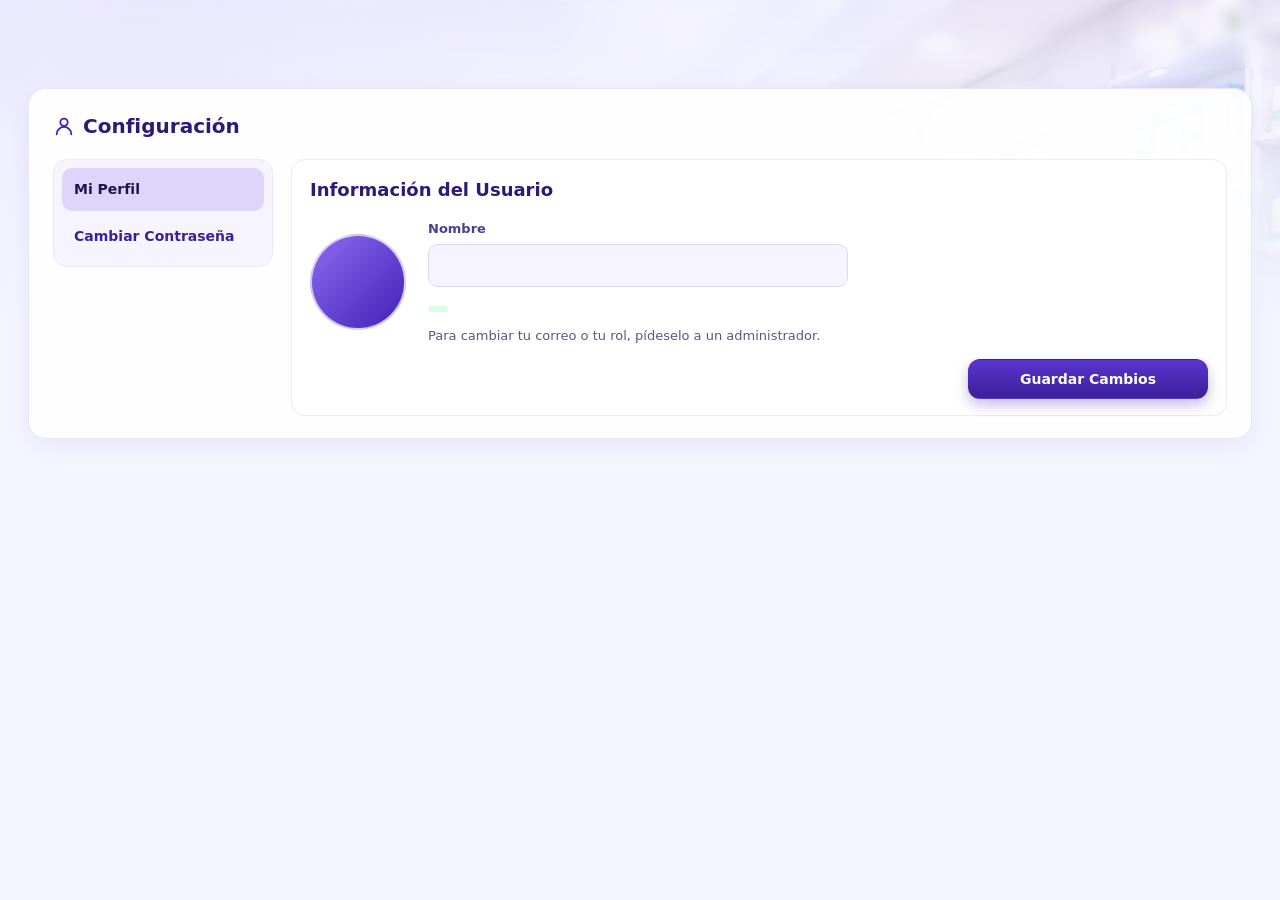
<file: frontend/configuracion.html>
<!DOCTYPE html>
<html lang="es-PE">
<head>
  <meta charset="utf-8">
  <meta name="viewport" content="width=device-width, initial-scale=1">
  <title>Configuración · NovaSalud POS</title>
  <link rel="stylesheet" href="css/estilos.css">
</head>
<body class="app">
  <div class="principal">
    <header class="topbar" id="topbar"></header>
    <main class="contenido" id="contenido">
      <section class="panel lista">
        <div class="panel-cab">
          <h2>
            <svg viewBox="0 0 24 24" width="22" height="22" fill="none" stroke="currentColor" stroke-width="2" stroke-linecap="round" stroke-linejoin="round" aria-hidden="true"><circle cx="12" cy="8" r="4"/><path d="M4 21a8 8 0 0 1 16 0"/></svg>
            Configuración
          </h2>
        </div>

        <div class="rep-layout">
          <nav class="rep-menu" id="cfg-menu" aria-label="Configuración">
            <button class="rep-op activa" data-panel="perfil" type="button">Mi Perfil</button>
            <button class="rep-op" data-panel="clave" type="button">Cambiar Contraseña</button>
          </nav>

          <div class="rep-cuadro">
            <form id="p-perfil" novalidate>
              <h3 class="cfg-t">Información del Usuario</h3>
              <div class="cfg-perfil">
                <span class="avatar avatar-grande" id="p-avatar"></span>
                <div class="cfg-datos">
                  <label class="campo">Nombre<input id="p-nombre" maxlength="80"></label>
                  <p class="cfg-rol"><span class="chip chip-verde" id="p-rol"></span></p>
                  <p class="cfg-correo" id="p-correo"></p>
                  <p class="m-ayuda">Para cambiar tu correo o tu rol, pídeselo a un administrador.</p>
                </div>
              </div>
              <p class="alerta-error" id="p-error" role="alert"></p>
              <div class="m-botones uno"><button class="btn btn-cobrar" id="p-guardar" type="submit">Guardar Cambios</button></div>
            </form>

            <form id="p-clave" novalidate hidden>
              <h3 class="cfg-t">Cambiar Contraseña</h3>
              <div class="cfg-clave">
                <label class="campo">Contraseña actual<input id="c-actual" type="password" autocomplete="current-password"></label>
                <label class="campo">Nueva contraseña<input id="c-nueva" type="password" minlength="8" autocomplete="new-password"></label>
                <label class="campo">Confirmar nueva contraseña<input id="c-conf" type="password" autocomplete="new-password"></label>
                <p class="m-ayuda">Mínimo 8 caracteres y distinta de la actual.</p>
              </div>
              <p class="alerta-error" id="c-error" role="alert"></p>
              <div class="m-botones uno"><button class="btn btn-cobrar" id="c-guardar" type="submit">Guardar Cambios</button></div>
            </form>
          </div>
        </div>
      </section>
    </main>
  </div>

  <div class="aviso" id="aviso" role="status" aria-live="polite" hidden></div>

  <script src="js/api.js"></script>
  <script src="js/app.js"></script>
  <script src="js/configuracion.js"></script>
</body>
</html>
</file>
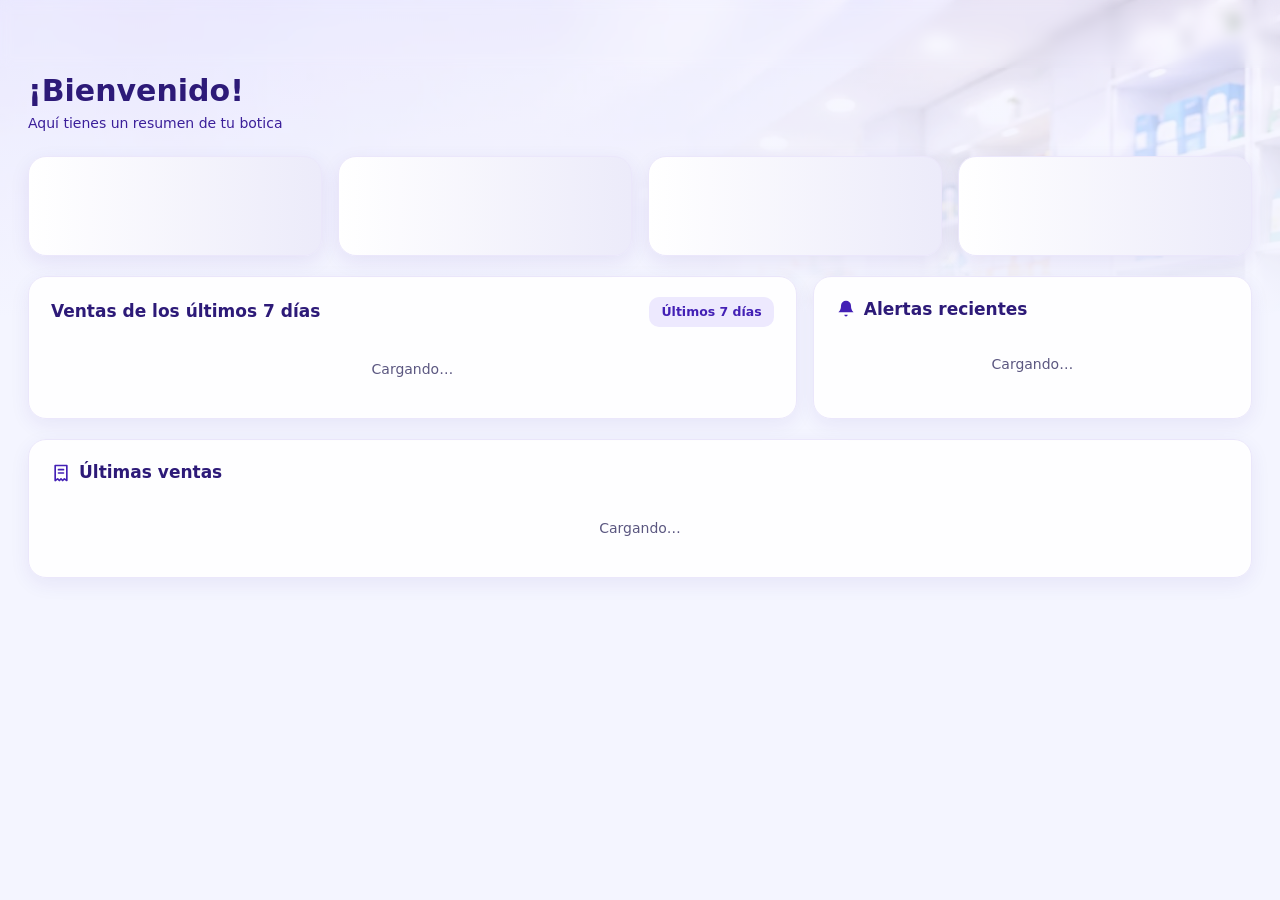
<file: frontend/inicio.html>
﻿<!DOCTYPE html>
<html lang="es-PE">
<head>
  <meta charset="utf-8">
  <meta name="viewport" content="width=device-width, initial-scale=1">
  <title>Inicio · NovaSalud POS</title>
  <link rel="stylesheet" href="css/estilos.css">
</head>
<body class="app">
  <div class="principal">
    <header class="topbar" id="topbar"></header>
    <main class="contenido" id="contenido">
      <h1 class="bienvenida" id="bienvenida">¡Bienvenido!</h1>
      <p class="saludo">Aquí tienes un resumen de tu botica</p>

      <section class="kpis" id="tarjetas" aria-live="polite">
        <div class="kpi cargando"></div>
        <div class="kpi cargando"></div>
        <div class="kpi cargando"></div>
        <div class="kpi cargando"></div>
      </section>

      <div class="fila-grafico">
        <section class="panel">
          <div class="panel-cab"><h2>Ventas de los últimos 7 días</h2><span class="pildora">Últimos 7 días</span></div>
          <div id="grafico"><p class="vacio">Cargando…</p></div>
        </section>
        <section class="panel">
          <div class="panel-cab">
            <h2><svg viewBox="0 0 24 24" width="20" height="20" fill="currentColor" aria-hidden="true"><path d="M12 2a6 6 0 0 0-6 6c0 6-3 7-3 8h18c0-1-3-2-3-8a6 6 0 0 0-6-6zM10 19a2 2 0 0 0 4 0z"/></svg>Alertas recientes</h2>
            <span id="ver-alertas"></span>
          </div>
          <div id="alertas"><p class="vacio">Cargando…</p></div>
        </section>
      </div>

      <section class="panel">
        <div class="panel-cab">
          <h2><svg viewBox="0 0 24 24" width="20" height="20" fill="none" stroke="currentColor" stroke-width="2" stroke-linecap="round" stroke-linejoin="round" aria-hidden="true"><path d="M5 3h14v18l-3-2-2 2-2-2-2 2-2-2-3 2zM9 8h6M9 12h6"/></svg>Últimas ventas</h2>
          <span id="ver-ventas"></span>
        </div>
        <div id="ventas"><p class="vacio">Cargando…</p></div>
      </section>
    </main>
  </div>
  <script src="js/api.js"></script>
  <script src="js/app.js"></script>
  <script src="js/inicio.js"></script>
</body>
</html>
</file>
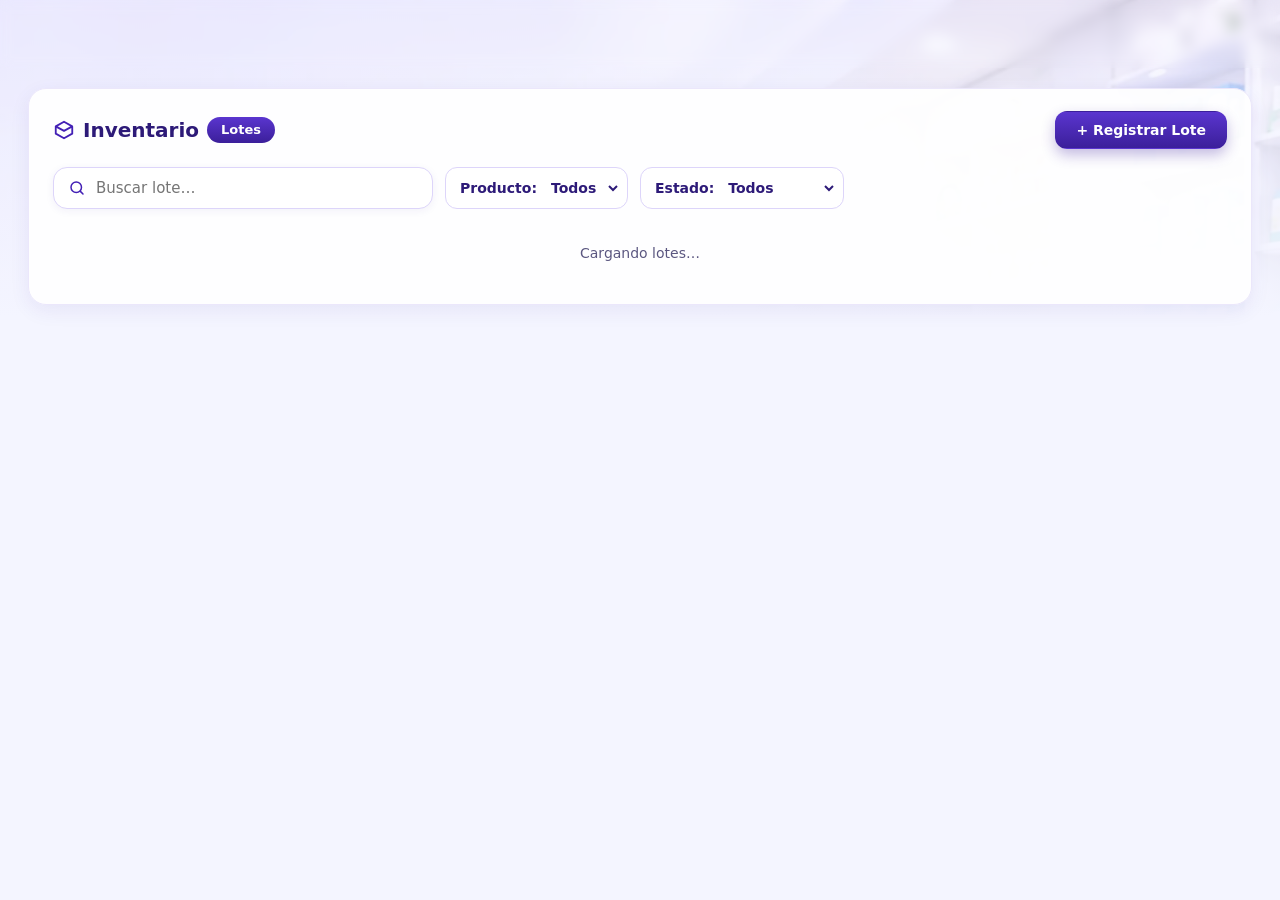
<file: frontend/inventario.html>
<!DOCTYPE html>
<html lang="es-PE">
<head>
  <meta charset="utf-8">
  <meta name="viewport" content="width=device-width, initial-scale=1">
  <title>Inventario y Lotes · NovaSalud POS</title>
  <link rel="stylesheet" href="css/estilos.css">
</head>
<body class="app">
  <div class="principal">
    <header class="topbar" id="topbar"></header>
    <main class="contenido" id="contenido">
      <section class="panel lista">
        <div class="panel-cab">
          <h2>
            <svg viewBox="0 0 24 24" width="22" height="22" fill="none" stroke="currentColor" stroke-width="2" stroke-linecap="round" stroke-linejoin="round" aria-hidden="true"><path d="M21 8l-9-5-9 5 9 5zM3 8v8l9 5 9-5V8"/></svg>
            Inventario <span class="pastilla">Lotes</span>
          </h2>
          <button class="btn btn-cobrar btn-mas" id="nuevo" type="button">+ Registrar Lote</button>
        </div>

        <div class="filtros">
          <label class="pv-buscar filtro-buscar">
            <svg viewBox="0 0 24 24" width="18" height="18" fill="none" stroke="currentColor" stroke-width="2" stroke-linecap="round" aria-hidden="true"><circle cx="11" cy="11" r="7"/><path d="M20 20l-3.5-3.5"/></svg>
            <input id="q" type="search" placeholder="Buscar lote…" autocomplete="off" aria-label="Buscar lote">
          </label>
          <label class="filtro">Producto: <select id="f-prod"><option value="">Todos</option></select></label>
          <label class="filtro">Estado:
            <select id="f-estado">
              <option value="">Todos</option>
              <option value="vigente">Vigente</option>
              <option value="por_vencer">Por vencer</option>
              <option value="vencido">Vencido</option>
              <option value="agotado">Agotado</option>
            </select>
          </label>
        </div>

        <div id="tabla" aria-live="polite"><p class="vacio">Cargando lotes…</p></div>
        <div class="paginacion" id="paginacion"></div>
      </section>
    </main>
  </div>

  <div class="aviso" id="aviso" role="status" aria-live="polite" hidden></div>

  <dialog class="modal modal-ancho" id="m-lote" aria-labelledby="m-lote-t">
    <form id="f-lote" novalidate>
      <h2 id="m-lote-t">Registrar lote</h2>
      <p class="m-ayuda">Registra el ingreso de mercadería. El stock del producto aumenta de inmediato.</p>
      <div class="form-grid">
        <label class="campo">Producto *<select id="l-prod"></select></label>
        <label class="campo">Proveedor *<select id="l-prov"></select></label>
        <label class="campo">N.° de lote *<input id="l-lote" maxlength="40"></label>
        <label class="campo">Fecha de vencimiento *<input id="l-vence" type="date"></label>
        <label class="campo">Cantidad (unidades) *<input id="l-cant" type="number" min="1" step="1" inputmode="numeric"></label>
        <label class="campo">Costo por unidad (S/) *<input id="l-costo" type="number" min="0" step="0.01" inputmode="decimal"></label>
      </div>
      <p class="alerta-error" id="l-error" role="alert"></p>
      <div class="m-botones">
        <button class="btn btn-borde" id="l-cancelar" type="button">Cancelar</button>
        <button class="btn btn-cobrar" id="l-guardar" type="submit">Registrar lote</button>
      </div>
    </form>
  </dialog>

  <script src="js/api.js"></script>
  <script src="js/app.js"></script>
  <script src="js/inventario.js"></script>
</body>
</html>
</file>
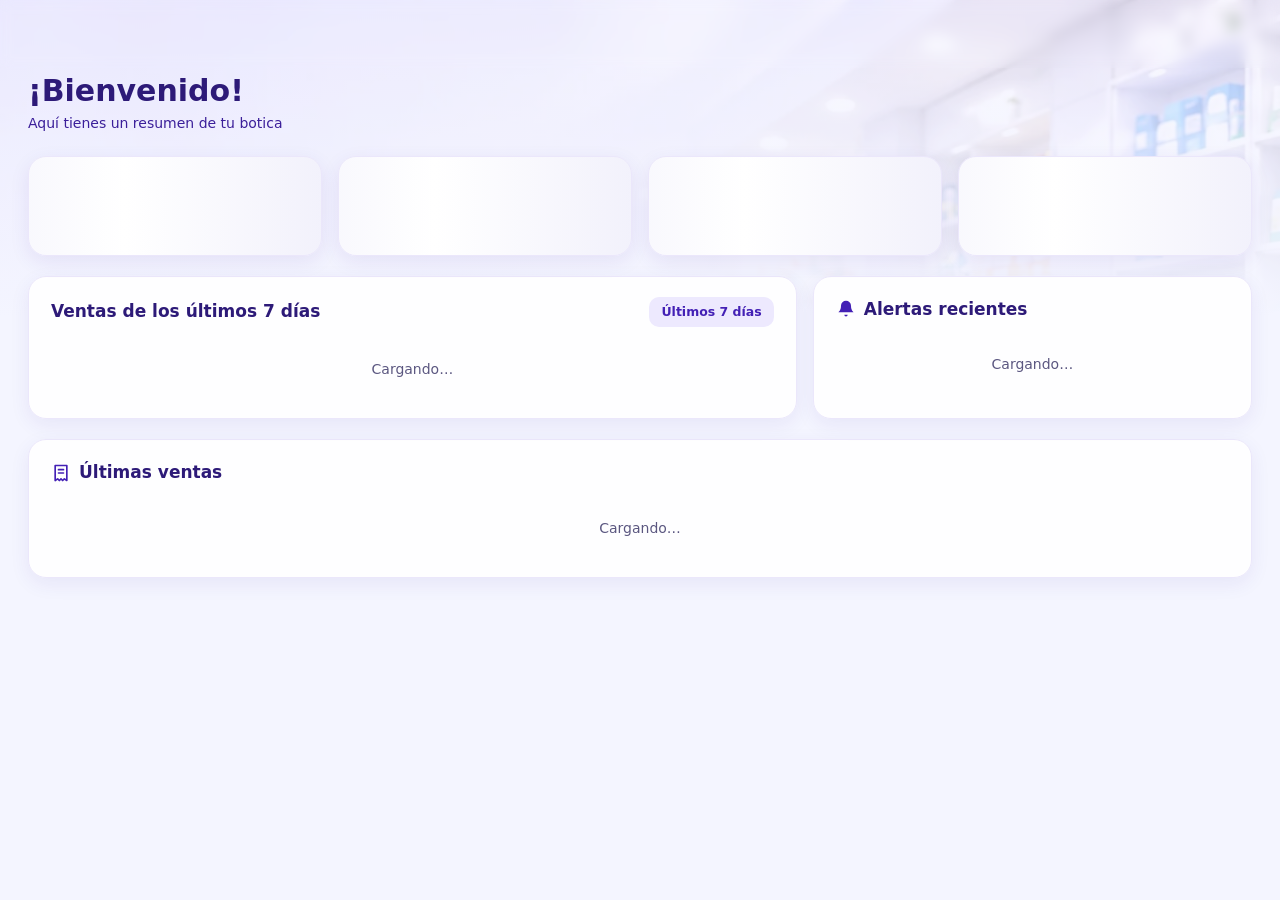
<file: frontend/login.html>
<!DOCTYPE html>
<html lang="es-PE">
<head>
  <meta charset="utf-8">
  <meta name="viewport" content="width=device-width, initial-scale=1">
  <title>Ingresar · NovaSalud POS</title>
  <link rel="stylesheet" href="css/estilos.css?v=5">
</head>
<body>
  <main class="login">
    <section class="login-marca" aria-label="NovaSalud">
      <div class="login-identidad">
        <img src="img/logo-icon-dark.webp" alt="" aria-hidden="true">
        <div>
          <p class="login-nombre">Nova<span>Salud</span></p>
          <p class="login-lema">Tu salud, nuestra prioridad</p>
        </div>
      </div>
      <p class="login-descripcion">Sistema de gestión de inventario<br>y ventas de la botica</p>
    </section>

    <form class="form-tarjeta" id="form" novalidate>
      <header class="login-cabecera">
        <h1>Iniciar sesión</h1>
        <p>Accede a tu cuenta</p>
      </header>

      <div class="alerta-error" id="error" role="alert"></div>

      <label class="entrada con-icono">
        <svg class="icono" viewBox="0 0 24 24" aria-hidden="true"><path d="M3 6h18v12H3zM3 7l9 6 9-6"/></svg>
        <input id="correo" name="correo" type="email" autocomplete="username" placeholder="Correo electrónico" aria-label="Correo electrónico" required autofocus>
      </label>
      <label class="entrada con-icono con-boton">
        <svg class="icono" viewBox="0 0 24 24" aria-hidden="true"><rect x="5" y="11" width="14" height="10" rx="2"/><path d="M8 11V8a4 4 0 0 1 8 0v3"/></svg>
        <input id="password" name="password" type="password" autocomplete="current-password" placeholder="Contraseña" aria-label="Contraseña" required>
        <button type="button" class="ver" id="ver" aria-label="Mostrar contraseña">
          <svg class="icono" id="ojo" viewBox="0 0 24 24" aria-hidden="true"><path d="M2 12s4-7 10-7 10 7 10 7-4 7-10 7S2 12 2 12z"/><circle cx="12" cy="12" r="3"/></svg>
        </button>
      </label>

      <button class="btn btn-primario" id="enviar" type="submit">Ingresar</button>
      <p class="ayuda" id="ayuda" hidden>Si no puedes ingresar, pide al administrador que revise tu cuenta o restablezca tu contraseña.</p>
      <button type="button" class="enlace-ayuda" id="btn-ayuda">¿Problemas para ingresar?</button>
      <a class="volver" href="index.html">← Volver a la página principal</a>
      <footer class="login-pie">NovaSalud POS <span>·</span> Botica Nova Salud</footer>
    </form>
  </main>
  <script src="js/api.js"></script>
  <script src="js/login.js"></script>
</body>
</html>
</file>
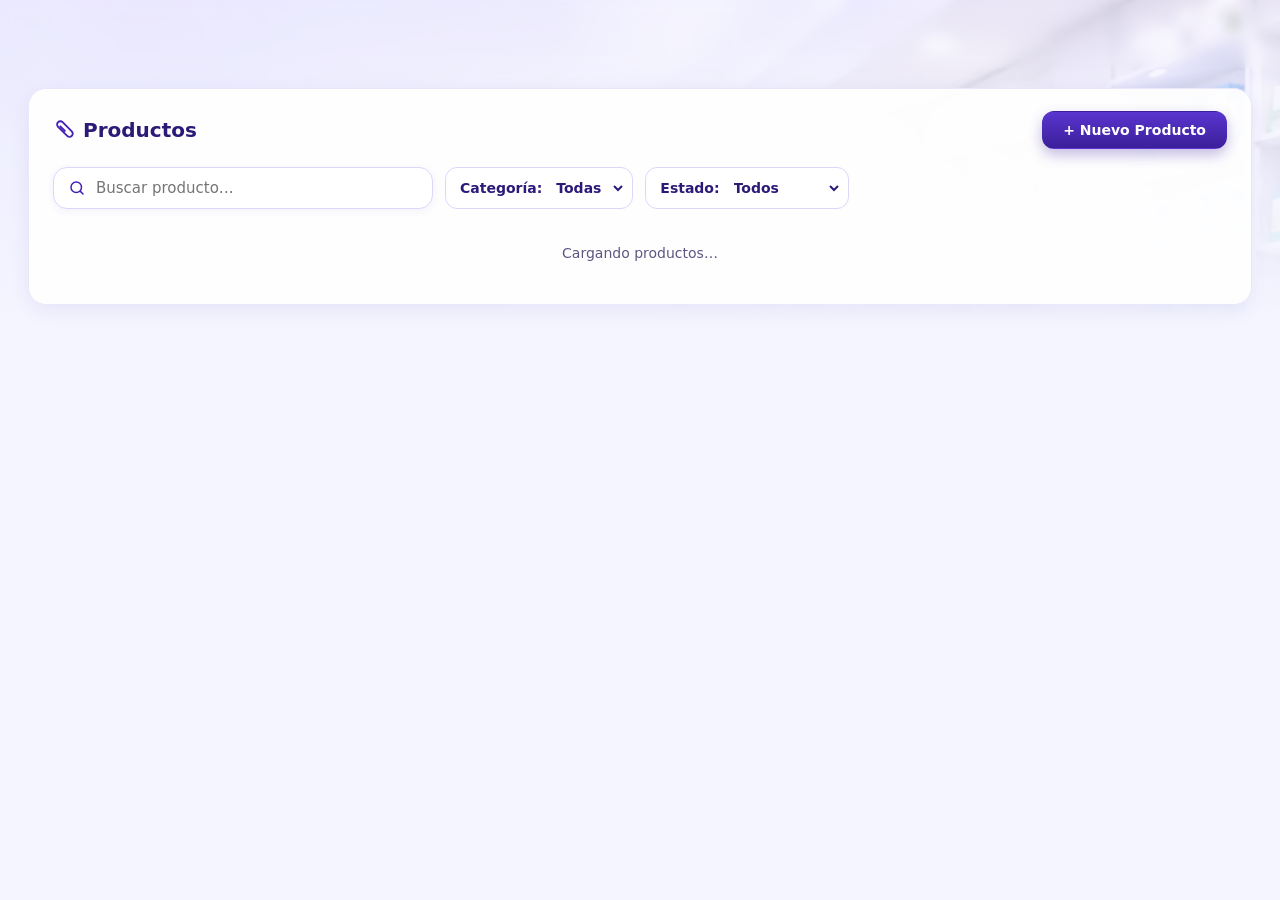
<file: frontend/productos.html>
<!DOCTYPE html>
<html lang="es-PE">
<head>
  <meta charset="utf-8">
  <meta name="viewport" content="width=device-width, initial-scale=1">
  <title>Productos · NovaSalud POS</title>
  <link rel="stylesheet" href="css/estilos.css">
</head>
<body class="app">
  <div class="principal">
    <header class="topbar" id="topbar"></header>
    <main class="contenido" id="contenido">
      <section class="panel lista">
        <div class="panel-cab">
          <h2>
            <svg viewBox="0 0 24 24" width="22" height="22" fill="none" stroke="currentColor" stroke-width="2" stroke-linecap="round" stroke-linejoin="round" aria-hidden="true"><path d="M10.5 3.5l10 10a3.5 3.5 0 0 1-5 5l-10-10a3.5 3.5 0 0 1 5-5zM8 8l5 5"/></svg>
            Productos
          </h2>
          <button class="btn btn-cobrar btn-mas" id="nuevo" type="button">+ Nuevo Producto</button>
        </div>

        <div class="filtros">
          <label class="pv-buscar filtro-buscar">
            <svg viewBox="0 0 24 24" width="18" height="18" fill="none" stroke="currentColor" stroke-width="2" stroke-linecap="round" aria-hidden="true"><circle cx="11" cy="11" r="7"/><path d="M20 20l-3.5-3.5"/></svg>
            <input id="q" type="search" placeholder="Buscar producto…" autocomplete="off" aria-label="Buscar producto">
          </label>
          <label class="filtro">Categoría: <select id="f-cat"><option value="">Todas</option></select></label>
          <label class="filtro">Estado:
            <select id="f-estado">
              <option value="">Todos</option>
              <option value="en_stock">Disponible</option>
              <option value="stock_bajo">Stock bajo</option>
              <option value="agotado">Agotado</option>
              <option value="inactivo">Inactivo</option>
            </select>
          </label>
        </div>

        <div id="tabla" aria-live="polite"><p class="vacio">Cargando productos…</p></div>
        <div class="paginacion" id="paginacion"></div>
      </section>
    </main>
  </div>

  <div class="aviso" id="aviso" role="status" aria-live="polite" hidden></div>

  <dialog class="modal modal-ancho" id="m-prod" aria-labelledby="m-prod-t">
    <form id="f-prod" novalidate>
      <h2 id="m-prod-t">Nuevo producto</h2>
      <div class="form-grid">
        <label class="campo" id="c-codigo">Código de barras *<input id="codigo" maxlength="30" inputmode="numeric"></label>
        <label class="campo">Nombre *<input id="nombre" maxlength="120"></label>
        <label class="campo">Genérico<input id="generico" maxlength="120"></label>
        <label class="campo">Laboratorio<input id="laboratorio" maxlength="120"></label>
        <label class="campo">Categoría *<select id="categoria"></select></label>
        <label class="campo">Stock mínimo *<input id="minimo" type="number" min="0" step="1" inputmode="numeric"></label>
      </div>
      <label class="check"><input type="checkbox" id="receta"> Requiere receta médica</label>
      <label class="check" id="c-activo"><input type="checkbox" id="activo"> Producto activo (se puede vender)</label>

      <fieldset class="m-bloque" id="b-pres">
        <legend>Presentaciones y precios</legend>
        <div id="pres-filas"></div>
        <button class="btn btn-borde btn-chico" type="button" id="pres-mas">+ Agregar presentación</button>
        <p class="m-ayuda" id="pres-nota"></p>
      </fieldset>

      <p class="alerta-error" id="p-error" role="alert"></p>
      <div class="m-botones">
        <button class="btn btn-borde" id="p-cancelar" type="button">Cancelar</button>
        <button class="btn btn-cobrar" id="p-guardar" type="submit">Guardar</button>
      </div>
    </form>
  </dialog>

  <dialog class="modal modal-ancho" id="m-ver" aria-labelledby="m-ver-t">
    <h2 id="m-ver-t"></h2>
    <div id="ver-cuerpo"></div>
    <div class="m-botones uno"><button class="btn btn-borde" id="ver-cerrar" type="button">Cerrar</button></div>
  </dialog>

  <script src="js/api.js"></script>
  <script src="js/app.js"></script>
  <script src="js/productos.js"></script>
</body>
</html>
</file>
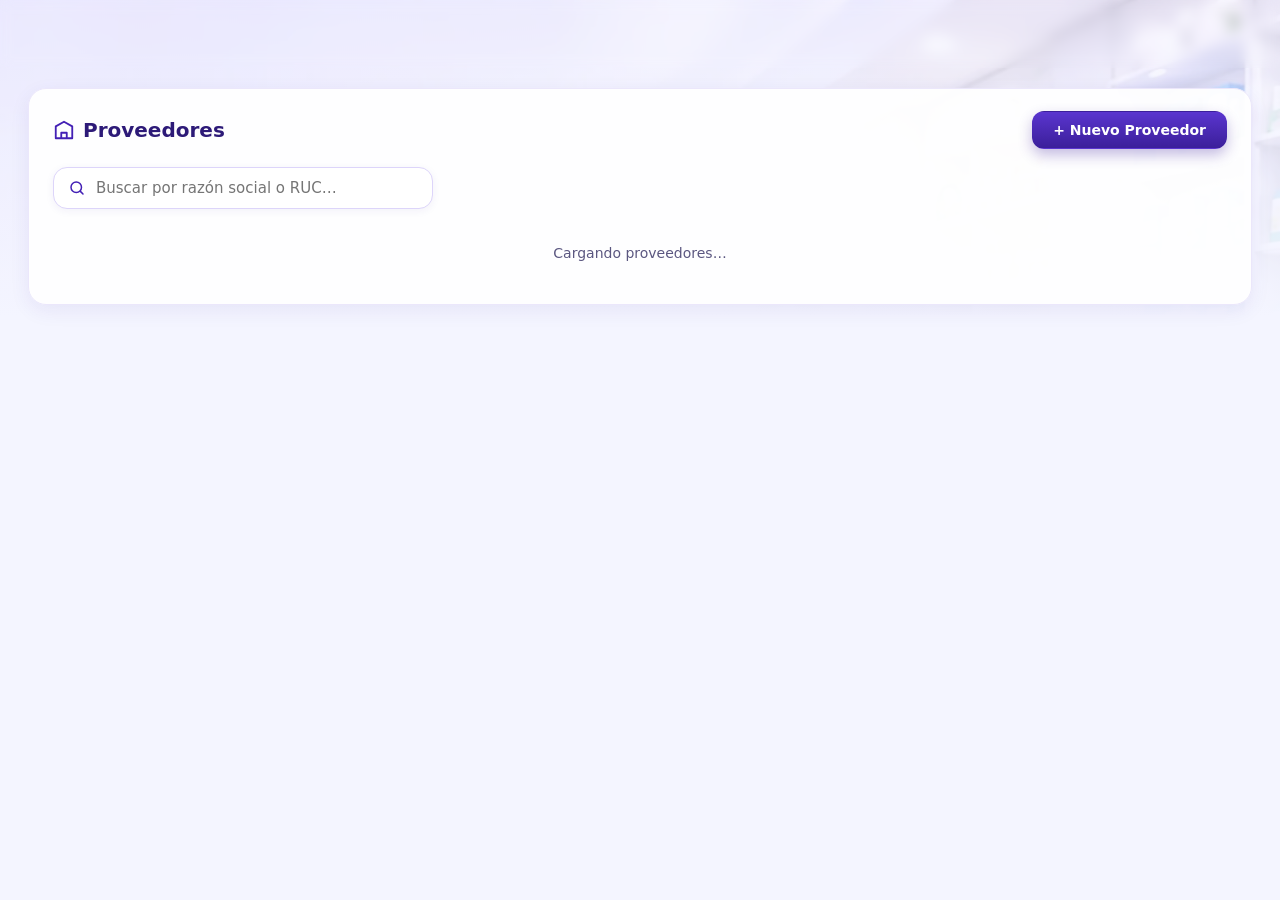
<file: frontend/proveedores.html>
<!DOCTYPE html>
<html lang="es-PE">
<head>
  <meta charset="utf-8">
  <meta name="viewport" content="width=device-width, initial-scale=1">
  <title>Proveedores · NovaSalud POS</title>
  <link rel="stylesheet" href="css/estilos.css">
</head>
<body class="app">
  <div class="principal">
    <header class="topbar" id="topbar"></header>
    <main class="contenido" id="contenido">
      <section class="panel lista">
        <div class="panel-cab">
          <h2>
            <svg viewBox="0 0 24 24" width="22" height="22" fill="none" stroke="currentColor" stroke-width="2" stroke-linecap="round" stroke-linejoin="round" aria-hidden="true"><path d="M3 21V8l9-5 9 5v13zM9 21v-6h6v6"/></svg>
            Proveedores
          </h2>
          <button class="btn btn-cobrar btn-mas" id="nuevo" type="button">+ Nuevo Proveedor</button>
        </div>

        <div class="filtros">
          <label class="pv-buscar filtro-buscar">
            <svg viewBox="0 0 24 24" width="18" height="18" fill="none" stroke="currentColor" stroke-width="2" stroke-linecap="round" aria-hidden="true"><circle cx="11" cy="11" r="7"/><path d="M20 20l-3.5-3.5"/></svg>
            <input id="q" type="search" placeholder="Buscar por razón social o RUC…" autocomplete="off" aria-label="Buscar proveedor">
          </label>
        </div>

        <div id="tabla" aria-live="polite"><p class="vacio">Cargando proveedores…</p></div>
        <div class="paginacion" id="paginacion"></div>
      </section>
    </main>
  </div>

  <div class="aviso" id="aviso" role="status" aria-live="polite" hidden></div>

  <dialog class="modal modal-ancho" id="m-form" aria-labelledby="m-form-t">
    <form id="f-form" novalidate>
      <h2 id="m-form-t"></h2>
      <div class="form-grid">
        <label class="campo">Razón social *<input id="f-razon" maxlength="120"></label>
        <label class="campo">RUC *<input id="f-ruc" maxlength="11" inputmode="numeric"></label>
        <label class="campo">Teléfono<input id="f-tel" maxlength="20" inputmode="tel"></label>
        <label class="campo">Correo<input id="f-correo" type="email" maxlength="120"></label>
      </div>
      <p class="alerta-error" id="f-error" role="alert"></p>
      <div class="m-botones">
        <button class="btn btn-borde" id="f-cancelar" type="button">Cancelar</button>
        <button class="btn btn-cobrar" id="f-guardar" type="submit">Guardar</button>
      </div>
    </form>
  </dialog>

  <script src="js/api.js"></script>
  <script src="js/app.js"></script>
  <script src="js/proveedores.js"></script>
</body>
</html>
</file>
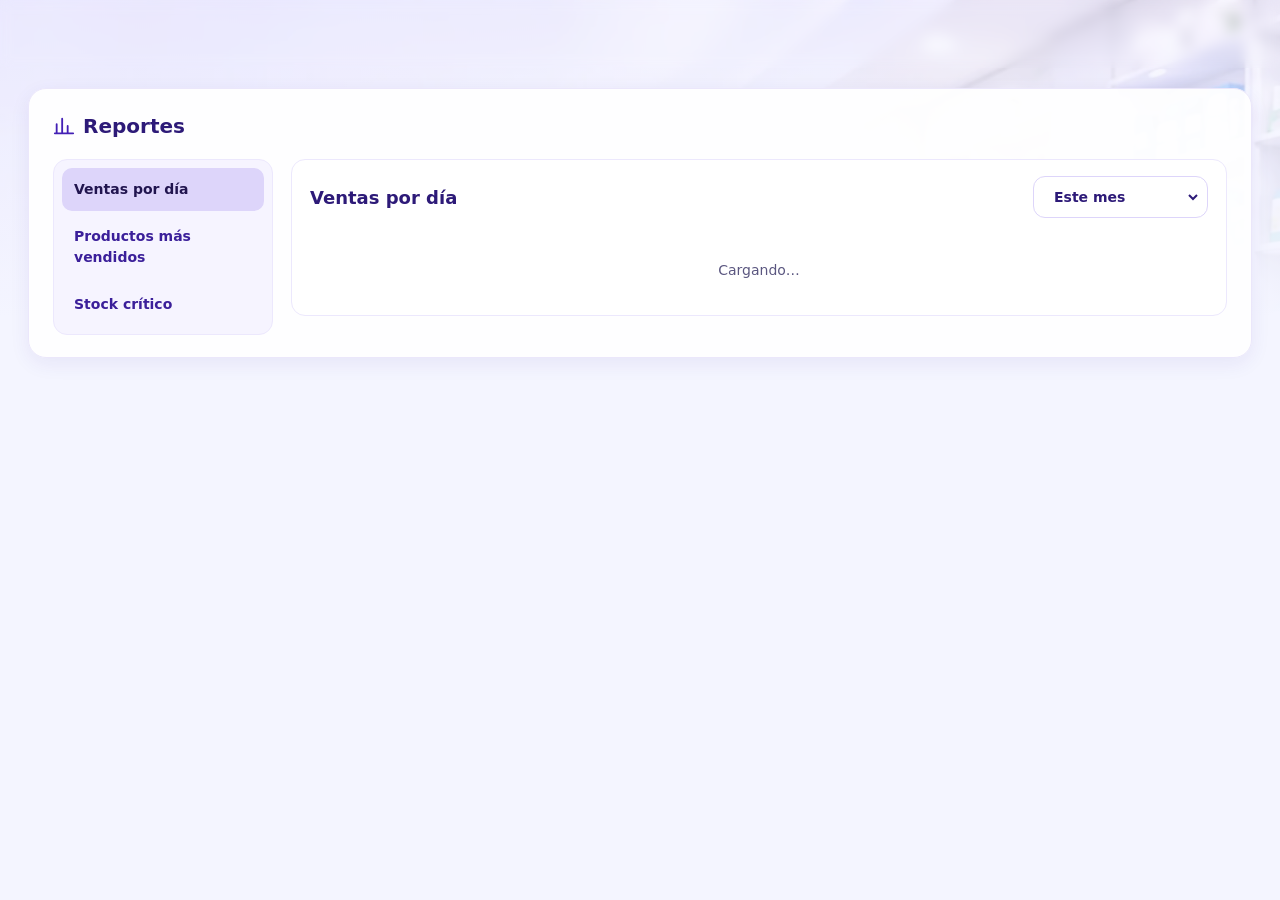
<file: frontend/reportes.html>
<!DOCTYPE html>
<html lang="es-PE">
<head>
  <meta charset="utf-8">
  <meta name="viewport" content="width=device-width, initial-scale=1">
  <title>Reportes · NovaSalud POS</title>
  <link rel="stylesheet" href="css/estilos.css">
</head>
<body class="app">
  <div class="principal">
    <header class="topbar" id="topbar"></header>
    <main class="contenido" id="contenido">
      <section class="panel lista">
        <div class="panel-cab">
          <h2>
            <svg viewBox="0 0 24 24" width="22" height="22" fill="none" stroke="currentColor" stroke-width="2" stroke-linecap="round" stroke-linejoin="round" aria-hidden="true"><path d="M4 20V10M10 20V4M16 20v-8M22 20H2"/></svg>
            Reportes
          </h2>
        </div>

        <div class="rep-layout">
          <nav class="rep-menu" id="rep-menu" aria-label="Tipo de reporte">
            <button class="rep-op activa" data-tipo="ventas_dia" type="button">Ventas por día</button>
            <button class="rep-op" data-tipo="top_productos" type="button">Productos más vendidos</button>
            <button class="rep-op" data-tipo="stock_critico" type="button">Stock crítico</button>
          </nav>
          <div class="rep-cuadro">
            <div class="rep-cab">
              <h3 id="rep-titulo">Ventas por día</h3>
              <label class="filtro" id="rep-periodo-caja">
                <select id="rep-periodo" aria-label="Periodo">
                  <option value="mes">Este mes</option>
                  <option value="mes_ant">Mes anterior</option>
                  <option value="7">Últimos 7 días</option>
                  <option value="30">Últimos 30 días</option>
                </select>
              </label>
            </div>
            <div id="rep-resumen" class="rep-resumen"></div>
            <div id="rep-cuerpo" aria-live="polite"><p class="vacio">Cargando…</p></div>
          </div>
        </div>
      </section>
    </main>
  </div>

  <script src="js/api.js"></script>
  <script src="js/app.js"></script>
  <script src="js/reportes.js"></script>
</body>
</html>
</file>
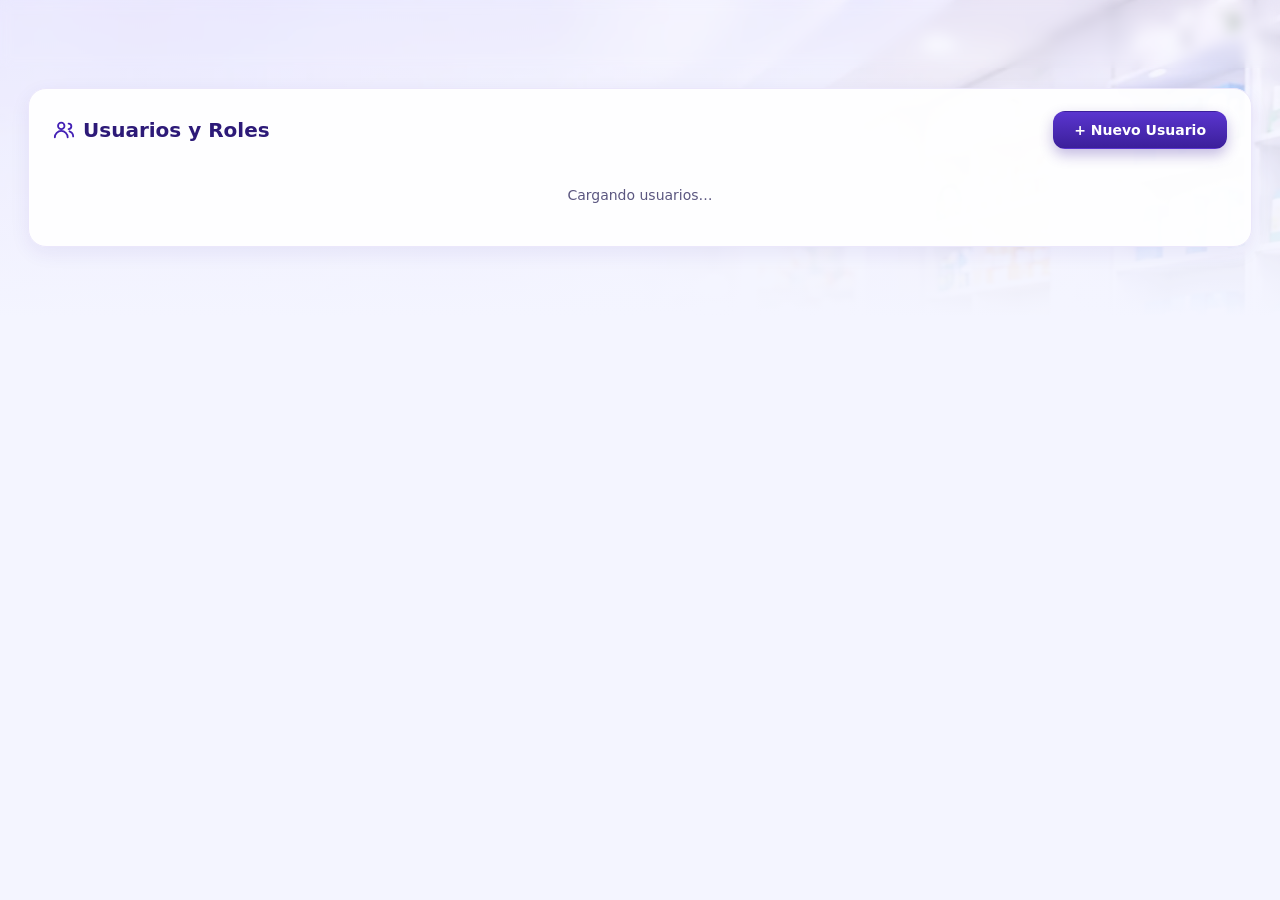
<file: frontend/usuarios.html>
<!DOCTYPE html>
<html lang="es-PE">
<head>
  <meta charset="utf-8">
  <meta name="viewport" content="width=device-width, initial-scale=1">
  <title>Usuarios y Roles · NovaSalud POS</title>
  <link rel="stylesheet" href="css/estilos.css">
</head>
<body class="app">
  <div class="principal">
    <header class="topbar" id="topbar"></header>
    <main class="contenido" id="contenido">
      <section class="panel lista">
        <div class="panel-cab">
          <h2>
            <svg viewBox="0 0 24 24" width="22" height="22" fill="none" stroke="currentColor" stroke-width="2" stroke-linecap="round" stroke-linejoin="round" aria-hidden="true"><path d="M9 11a3.5 3.5 0 1 0 0-7 3.5 3.5 0 0 0 0 7zM2 20a7 7 0 0 1 14 0M17 11a3 3 0 1 0 0-6M22 19a6 6 0 0 0-4-5.6"/></svg>
            Usuarios y Roles
          </h2>
          <button class="btn btn-cobrar btn-mas" id="nuevo" type="button">+ Nuevo Usuario</button>
        </div>

        <div id="tabla" aria-live="polite"><p class="vacio">Cargando usuarios…</p></div>
      </section>
    </main>
  </div>

  <div class="aviso" id="aviso" role="status" aria-live="polite" hidden></div>

  <dialog class="modal modal-ancho" id="m-form" aria-labelledby="m-form-t">
    <form id="f-form" novalidate>
      <h2 id="m-form-t"></h2>
      <div class="form-grid">
        <label class="campo">Nombre *<input id="f-nombre" maxlength="80"></label>
        <label class="campo">Correo *<input id="f-correo" type="email" maxlength="120" autocomplete="off"></label>
        <label class="campo">Rol *
          <select id="f-rol">
            <option value="administrador">Administrador</option>
            <option value="vendedor">Vendedor</option>
            <option value="almacen">Almacén</option>
          </select>
        </label>
        <label class="campo"><span id="f-pass-t">Contraseña *</span><input id="f-pass" type="password" minlength="8" autocomplete="new-password"></label>
      </div>
      <p class="m-ayuda" id="f-ayuda"></p>
      <p class="alerta-error" id="f-error" role="alert"></p>
      <div class="m-botones">
        <button class="btn btn-borde" id="f-cancelar" type="button">Cancelar</button>
        <button class="btn btn-cobrar" id="f-guardar" type="submit">Guardar</button>
      </div>
    </form>
  </dialog>

  <script src="js/api.js"></script>
  <script src="js/app.js"></script>
  <script src="js/usuarios.js"></script>
</body>
</html>
</file>
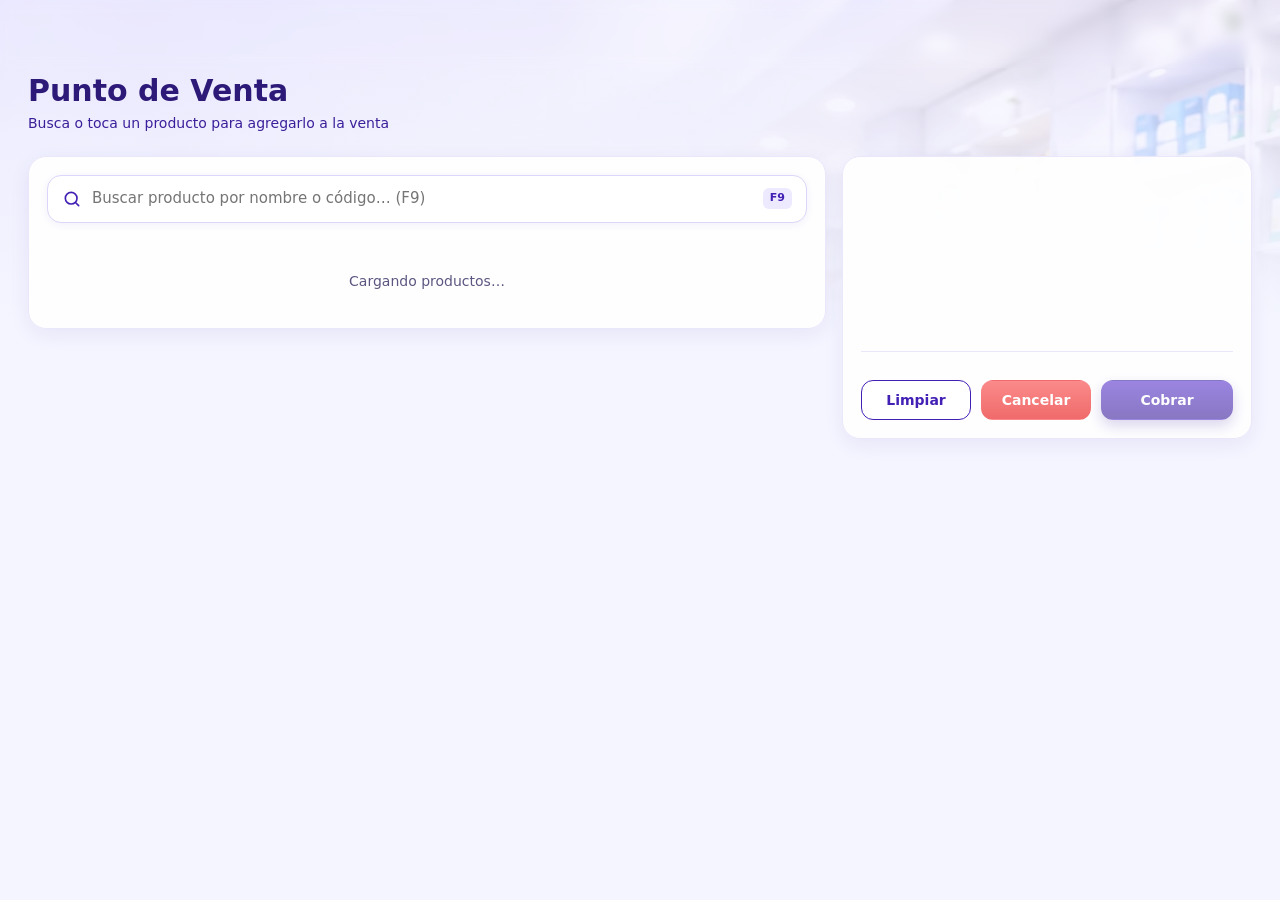
<file: frontend/venta.html>
<!DOCTYPE html>
<html lang="es-PE">
<head>
  <meta charset="utf-8">
  <meta name="viewport" content="width=device-width, initial-scale=1">
  <title>Punto de Venta · NovaSalud POS</title>
  <link rel="stylesheet" href="css/estilos.css?v=31">
</head>
<body class="app">
  <div class="principal">
    <header class="topbar" id="topbar"></header>
    <main class="contenido" id="contenido">
      <h1 class="bienvenida">Punto de Venta</h1>
      <p class="saludo">Busca o toca un producto para agregarlo a la venta</p>

      <div class="pv">
        <section class="pv-catalogo panel">
          <label class="pv-buscar">
            <svg viewBox="0 0 24 24" width="20" height="20" fill="none" stroke="currentColor" stroke-width="2" stroke-linecap="round" aria-hidden="true"><circle cx="11" cy="11" r="7"/><path d="M20 20l-3.5-3.5"/></svg>
            <input id="q" type="search" placeholder="Buscar producto por nombre o código… (F9)" autocomplete="off" aria-label="Buscar producto">
            <kbd>F9</kbd>
          </label>
          <div class="pv-cats" id="cats" role="group" aria-label="Categorías"></div>
          <div id="productos" class="pv-grid" aria-live="polite"><p class="vacio">Cargando productos…</p></div>
        </section>

        <aside class="pv-carrito panel" aria-label="Venta actual">
          <div class="pv-tabla" id="lineas"></div>
          <dl class="pv-totales" id="totales"></dl>
          <div class="pv-acciones">
            <button class="btn btn-borde" id="limpiar" type="button">Limpiar</button>
            <button class="btn btn-cancelar" id="cancelar" type="button">Cancelar</button>
            <button class="btn btn-cobrar" id="cobrar" type="button" disabled>Cobrar</button>
          </div>
        </aside>
      </div>
    </main>
  </div>

  <div class="aviso" id="aviso" role="status" aria-live="polite" hidden></div>

  <dialog class="modal" id="m-cobro" aria-labelledby="m-cobro-t">
    <form method="dialog" id="f-cobro" novalidate>
      <h2 id="m-cobro-t">Cobrar venta</h2>
      <p class="m-total">Total a pagar <strong id="m-total"></strong></p>

      <fieldset class="m-bloque">
        <legend>Medio de pago</legend>
        <div class="pagos" id="pagos">
          <label><input type="radio" name="pago" value="efectivo" checked><span>Efectivo</span></label>
          <label><input type="radio" name="pago" value="tarjeta"><span>Tarjeta</span></label>
          <label><input type="radio" name="pago" value="yape"><span>Yape</span></label>
          <label><input type="radio" name="pago" value="plin"><span>Plin</span></label>
        </div>
        <div class="m-efectivo" id="m-efectivo">
          <label for="recibido">Monto recibido</label>
          <input id="recibido" type="number" min="0" step="0.10" inputmode="decimal" placeholder="0.00">
          <span class="vuelto" id="vuelto"></span>
        </div>
      </fieldset>

      <fieldset class="m-bloque">
        <legend>Cliente <small id="cliente-requerido">(opcional)</small></legend>
        <label class="m-comprobante" for="tipo-comprobante">Tipo de comprobante
          <select id="tipo-comprobante">
            <option value="boleta">Boleta de venta</option>
            <option value="factura">Factura</option>
          </select>
        </label>
        <div class="m-fila">
          <input id="documento" inputmode="numeric" maxlength="11" placeholder="DNI (8) o RUC (11)" aria-label="Documento del cliente">
          <button class="btn btn-borde" id="buscar-cli" type="button">Buscar</button>
        </div>
        <p class="m-ayuda" id="cli-estado">Sin cliente: se registra como «Cliente general».</p>
        <input id="cli-nombre" placeholder="Nombre del nuevo cliente" aria-label="Nombre del nuevo cliente" hidden>
        <p class="m-ayuda">Formato de impresión interno; no se transmite ni valida ante SUNAT.</p>
      </fieldset>

      <fieldset class="m-bloque" id="m-receta" hidden>
        <legend>Receta médica <small>(hay productos con receta)</small></legend>
        <div class="m-fila">
          <input id="medico" placeholder="Nombre del médico *" aria-label="Nombre del médico">
          <input id="cmp" placeholder="CMP" maxlength="20" aria-label="CMP">
        </div>
      </fieldset>

      <p class="alerta-error" id="m-error" role="alert"></p>
      <div class="m-botones">
        <button class="btn btn-borde" id="m-volver" type="button">Volver</button>
        <button class="btn btn-cobrar" id="m-confirmar" type="submit">Confirmar cobro</button>
      </div>
    </form>
  </dialog>

  <dialog class="modal" id="m-ok" aria-labelledby="m-ok-t">
    <div class="ok-icono"><svg viewBox="0 0 24 24" width="34" height="34" fill="none" stroke="currentColor" stroke-width="3" stroke-linecap="round" stroke-linejoin="round"><path d="M5 12l5 5 9-10"/></svg></div>
    <h2 id="m-ok-t">Venta registrada</h2>
    <p class="ok-numero" id="ok-numero"></p>
    <ul class="ok-lista" id="ok-lista"></ul>
    <p class="m-total">Total cobrado <strong id="ok-total"></strong></p>
    <p class="m-ayuda" id="ok-vuelto"></p>
    <div class="m-botones">
      <button class="btn btn-borde" id="ok-imprimir" type="button">Imprimir</button>
      <button class="btn btn-borde" id="ok-pdf" type="button">Descargar PDF</button>
      <button class="btn btn-cobrar" id="ok-nueva" type="button">Nueva venta</button>
    </div>
  </dialog>

  <section id="comprobante-impresion" class="comprobante-impresion" aria-label="Comprobante de venta"></section>

  <script src="js/api.js"></script>
  <script src="js/app.js"></script>
  <script src="js/vendor/html2canvas.min.js"></script>
  <script src="js/vendor/jspdf.umd.min.js"></script>
  <script src="js/venta.js?v=4"></script>
</body>
</html>
</file>
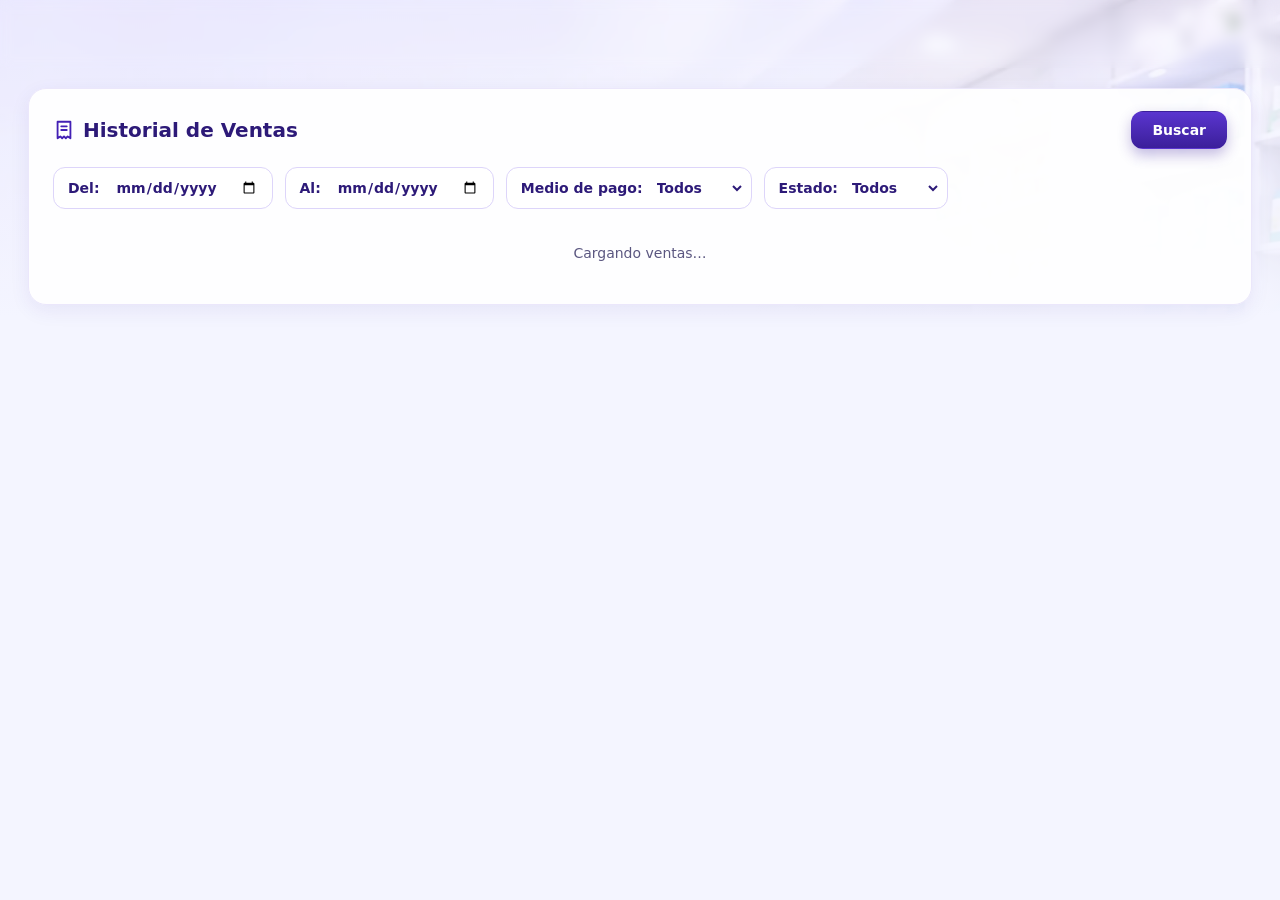
<file: frontend/ventas.html>
<!DOCTYPE html>
<html lang="es-PE">
<head>
  <meta charset="utf-8">
  <meta name="viewport" content="width=device-width, initial-scale=1">
  <title>Historial de Ventas · NovaSalud POS</title>
  <link rel="stylesheet" href="css/estilos.css">
</head>
<body class="app">
  <div class="principal">
    <header class="topbar" id="topbar"></header>
    <main class="contenido" id="contenido">
      <section class="panel lista">
        <div class="panel-cab">
          <h2>
            <svg viewBox="0 0 24 24" width="22" height="22" fill="none" stroke="currentColor" stroke-width="2" stroke-linecap="round" stroke-linejoin="round" aria-hidden="true"><path d="M5 3h14v18l-3-2-2 2-2-2-2 2-2-2-3 2zM9 8h6M9 12h6"/></svg>
            Historial de Ventas
          </h2>
          <button class="btn btn-cobrar btn-mas" id="buscar" type="button">Buscar</button>
        </div>

        <div class="filtros">
          <label class="filtro">Del: <input type="date" id="desde"></label>
          <label class="filtro">Al: <input type="date" id="hasta"></label>
          <label class="filtro">Medio de pago:
            <select id="f-pago">
              <option value="">Todos</option>
              <option value="efectivo">Efectivo</option>
              <option value="tarjeta">Tarjeta</option>
              <option value="yape">Yape</option>
              <option value="plin">Plin</option>
            </select>
          </label>
          <label class="filtro">Estado:
            <select id="f-estado">
              <option value="">Todos</option>
              <option value="emitida">Emitida</option>
              <option value="anulada">Anulada</option>
            </select>
          </label>
        </div>

        <p class="alerta-error" id="h-error" role="alert"></p>
        <div id="tabla" aria-live="polite"><p class="vacio">Cargando ventas…</p></div>
        <div class="paginacion" id="paginacion"></div>
      </section>
    </main>
  </div>

  <div class="aviso" id="aviso" role="status" aria-live="polite" hidden></div>

  <dialog class="modal modal-ancho" id="m-det" aria-labelledby="m-det-t">
    <h2 id="m-det-t"></h2>
    <div id="det-cuerpo"></div>
    <div id="det-anular" hidden>
      <label class="campo">Motivo de la anulación *<input id="motivo" maxlength="200" placeholder="Ej.: error en el cobro"></label>
      <p class="alerta-error" id="det-error" role="alert"></p>
    </div>
    <div class="m-botones" id="det-botones">
      <button class="btn btn-borde" id="det-cerrar" type="button">Cerrar</button>
      <button class="btn btn-cancelar" id="det-anular-btn" type="button" hidden>Anular venta</button>
    </div>
  </dialog>

  <script src="js/api.js"></script>
  <script src="js/app.js"></script>
  <script src="js/ventas.js"></script>
</body>
</html>
</file>
<file: frontend/css/estilos.css>
:root {
  --morado: #4320b5;
  --oscuro: #21154f;
  --lavanda: #a78bfa;
  --fondo: #f4f5ff;
  --verde: #22c55e;
  --borde: #e5e5f0;
  --texto: #1f1a3d;
  --suave: #5b5780;
}

* { box-sizing: border-box; margin: 0; padding: 0; }
html { scroll-behavior: smooth; }
body {
  font-family: Inter, "Segoe UI", system-ui, sans-serif;
  font-size: 14px;
  color: var(--texto);
  background: var(--fondo);
  line-height: 1.5;
}
a { color: inherit; text-decoration: none; }
svg { display: block; }
.contenedor { width: min(1160px, 92%); margin: 0 auto; }
.icono { width: 22px; height: 22px; stroke: currentColor; fill: none; stroke-width: 1.8; stroke-linecap: round; stroke-linejoin: round; flex: none; }
.icono.chico { width: 16px; height: 16px; }

/* Botones */
.btn {
  display: inline-flex; align-items: center; justify-content: center; gap: 8px;
  padding: 11px 22px; border-radius: 999px; border: 1.5px solid transparent;
  font: 600 14px/1 Inter, "Segoe UI", system-ui, sans-serif; cursor: pointer; transition: .15s;
}
.btn-primario { background: var(--morado); color: #fff; }
.btn-primario:hover { background: var(--oscuro); }
.btn-borde { background: #fff; color: var(--morado); border-color: var(--morado); }
.btn-borde:hover { background: var(--fondo); }
.btn:disabled { opacity: .6; cursor: not-allowed; }
.btn:focus-visible, a:focus-visible, input:focus-visible, .ver:focus-visible { outline: 3px solid var(--lavanda); outline-offset: 2px; }

/* Marca */
.marca { display: flex; align-items: center; gap: 10px; }
.marca img { width: 40px; height: 40px; object-fit: contain; }
.nosotros .arte svg { width: 40px; height: 40px; color: var(--morado); }
.hero-arte svg { color: var(--lavanda); }
.marca b { display: block; font-size: 19px; line-height: 1.1; color: var(--oscuro); }
.marca small { display: block; font-size: 11px; color: var(--suave); }
.marca.clara b, .marca.clara small { color: #fff; }

/* Portada */
body.landing { background: linear-gradient(180deg, #fff 0, #f6f4ff 40%, #fff 100%); }
body.landing::before, body.landing::after { position: fixed; z-index: -1; width: 70vmax; height: 70vmax; border-radius: 50%; filter: blur(60px); content: ""; pointer-events: none; }
body.landing::before { top: -25vmax; left: -22vmax; background: radial-gradient(circle at 40% 40%, rgba(139,108,240,.5), rgba(139,108,240,0) 68%); animation: mancha-a 18s ease-in-out infinite alternate; }
body.landing::after { right: -26vmax; bottom: -28vmax; background: radial-gradient(circle at 60% 60%, rgba(167,139,250,.55), rgba(167,139,250,0) 68%); animation: mancha-b 22s ease-in-out infinite alternate; }
@keyframes mancha-a { from { transform: translate(0, 0) scale(1); } to { transform: translate(12vmax, 9vmax) scale(1.15); } }
@keyframes mancha-b { from { transform: translate(0, 0) scale(1.1); } to { transform: translate(-12vmax, -8vmax) scale(.95); } }
body.landing.cargando { overflow: hidden; }
.pantalla-carga { position: fixed; inset: 0; z-index: 1000; display: grid; place-items: center; padding: 24px; background: radial-gradient(ellipse at 50% 42%, #fff 0, #f4f0ff 62%, #e9e1ff 100%); color: #2d1a78; opacity: 1; visibility: visible; transition: opacity .35s ease, visibility .35s ease; }
.pantalla-carga.oculta { opacity: 0; visibility: hidden; pointer-events: none; }
.pantalla-carga[hidden] { display: none; }
.pantalla-carga-contenido { display: flex; flex-direction: column; align-items: center; text-align: center; }
.pantalla-carga-contenido img { width: 82px; height: 80px; object-fit: contain; margin-bottom: 8px; animation: carga-latido 1.2s ease-in-out infinite; }
.pantalla-carga-contenido strong { font-size: 25px; line-height: 1.15; font-weight: 800; letter-spacing: -.5px; }
.pantalla-carga-contenido > span { margin-top: 7px; color: #625987; font-size: 13px; }
.pantalla-carga-indicador { width: 148px; height: 4px; overflow: hidden; margin-top: 22px; border-radius: 999px; background: #dcd3fa; }
.pantalla-carga-indicador span { display: block; width: 42%; height: 100%; border-radius: inherit; background: linear-gradient(90deg, #4320b5, #a855f7); animation: carga-progreso 1.1s ease-in-out infinite; }
@keyframes carga-latido { 50% { transform: translateY(-4px) scale(1.04); } }
@keyframes carga-progreso { from { transform: translateX(-110%); } to { transform: translateX(250%); } }
.btn-oscuro { background: #2d1a78; color: #fff; }
.btn-oscuro:hover { background: var(--oscuro); }
.encabezado { position: sticky; top: 0; z-index: 20; background: transparent; transition: background-color .25s ease, box-shadow .25s ease; }
.encabezado.con-scroll { background: rgba(255,255,255,.78); backdrop-filter: blur(10px); box-shadow: 0 2px 14px rgba(33,21,79,.08); }
.encabezado .contenedor { display: flex; align-items: center; justify-content: space-between; gap: 16px; height: 68px; }
.menu { display: flex; gap: 2px; }
.menu a { padding: 6px 14px; border-radius: 999px; font-size: 13px; font-weight: 600; color: var(--oscuro); }
.menu a:hover, .menu a.activo { background: #2d1a78; color: #fff; }

.hero { position: relative; overflow: hidden; min-height: 440px; display: flex; align-items: center; }
.hero .contenedor { position: relative; z-index: 2; }
.hero-texto { max-width: 500px; padding: 56px 0; }
.hero h1 { font-size: clamp(36px, 5vw, 56px); line-height: 1.08; color: #2d1a78; margin-bottom: 18px; }
.hero h1 span { background: linear-gradient(transparent 90%, var(--lavanda) 90%); padding-bottom: 4px; }
.hero p { font-size: 16px; font-weight: 500; color: var(--oscuro); max-width: 420px; margin-bottom: 26px; }
.hero .botones { display: flex; gap: 12px; flex-wrap: wrap; }
.hero-foto { position: absolute; top: 0; bottom: 0; right: 0; width: 46%; border-radius: 260px 0 0 0; overflow: hidden; border-left: 7px solid #b9a5f5; }
.hero-foto img { width: 100%; height: 100%; object-fit: cover; object-position: 45% 20%; }
.hoja-deco { position: absolute; left: -26px; bottom: 30px; width: 130px; height: 130px; stroke: #c9d9bd; fill: #e3ecd9; stroke-width: .6; transform: rotate(-20deg); }

.ventajas { background: #ede9fe; }
.ventajas ul { list-style: none; display: grid; grid-template-columns: repeat(4, 1fr); }
.ventajas li { display: flex; align-items: center; justify-content: center; gap: 14px; padding: 18px 16px; font-weight: 600; color: #2d1a78; line-height: 1.25; }
.ventajas li + li { border-left: 1px solid #c9bdf3; }
.ventajas .icono { color: #2d1a78; width: 30px; height: 30px; }

section { padding: 40px 0; }
@media (max-width: 900px) { section { padding: 30px 0; } }
.titulo { text-align: center; margin-bottom: 28px; }
.titulo h2 { font-size: 28px; color: #2d1a78; }
.titulo p { color: var(--oscuro); }

.nosotros .contenedor { display: grid; grid-template-columns: 1.05fr 1fr; gap: 44px; align-items: center; }
.foto-local { width: 100%; border-radius: 16px; box-shadow: 0 8px 26px rgba(33,21,79,.18); }
.nosotros h2 { font-size: 30px; color: #2d1a78; margin-bottom: 12px; }
.nosotros h2::before { content: ""; display: block; width: 36px; height: 3px; background: var(--lavanda); margin-bottom: 14px; }
.nosotros p { color: var(--oscuro); font-size: 15px; margin-bottom: 20px; }
.tres { display: grid; grid-template-columns: repeat(3, 1fr); background: #ede9fe; border-radius: 14px; margin-bottom: 20px; }
.tres div { padding: 16px 10px; text-align: center; }
.tres div + div { border-left: 1px solid #c9bdf3; }
.tres .icono { margin: 0 auto 6px; color: #2d1a78; }
.tres b { display: block; color: #2d1a78; font-size: 13px; }
.tres small { color: var(--suave); font-size: 11px; display: block; line-height: 1.3; }

.grid-4 { display: grid; grid-template-columns: repeat(4, 1fr); gap: 18px; }
.grid-5 { display: grid; grid-template-columns: repeat(5, 1fr); gap: 16px; }
.serv { background: #efecff; border: 1px solid #ddd5fa; border-radius: 14px; padding: 24px 16px; text-align: center; box-shadow: 0 4px 12px rgba(67,32,181,.08); }
.serv .icono { margin: 0 auto 10px; color: #2d1a78; width: 36px; height: 36px; }
.serv h3 { font-size: 15px; color: #2d1a78; margin-bottom: 4px; }
.serv p { color: var(--suave); font-size: 13px; }

.prod { display: block; width: 100%; padding: 0; border: 0; text-align: left; font: inherit; background: #fff; border-radius: 14px; overflow: hidden; box-shadow: 0 4px 14px rgba(33,21,79,.12); transition: .15s; cursor: pointer; }
.producto-abrir:focus-visible { outline: 3px solid var(--lavanda); outline-offset: 3px; }
.prod:hover, .consejo:hover { transform: translateY(-3px); }
.prod img { width: 100%; height: 112px; object-fit: cover; display: block; }
.pie-prod { display: flex; align-items: center; justify-content: space-between; gap: 8px; padding: 12px 14px; background: #f3f0ff; min-height: 62px; }
.pie-prod b { color: #2d1a78; font-size: 14px; line-height: 1.2; }
.pie-prod .icono { width: 26px; height: 26px; color: #2d1a78; flex: none; }

.consejo { background: #fff; border-radius: 14px; overflow: hidden; box-shadow: 0 4px 14px rgba(33,21,79,.12); transition: .15s; }
.consejo img { width: 100%; height: 100px; object-fit: cover; display: block; }
.consejo div { padding: 14px 16px 16px; }
.consejo h3 { font-size: 15px; color: #2d1a78; line-height: 1.25; margin-bottom: 6px; min-height: 38px; }
.consejo p { color: var(--suave); font-size: 12.5px; margin-bottom: 10px; }
.consejo-leer { display: inline-flex; align-items: center; gap: 6px; padding: 0; border: 0; background: none; color: #2d1a78; font-family: inherit; font-size: 12.5px; font-weight: 700; cursor: pointer; }
.consejo-leer:hover { color: #5b38cb; }
.consejo-leer:focus-visible, .consejo-modal-cerrar:focus-visible { outline: 3px solid var(--lavanda); outline-offset: 3px; border-radius: 6px; }
.consejo-modal { position: fixed; inset: 0; width: min(560px, calc(100% - 32px)); max-width: none; max-height: min(90vh, 760px); margin: auto; padding: 0; overflow: auto; border: 1px solid #e3dcfa; border-radius: 22px; background: #fff; color: var(--texto); box-shadow: 0 24px 80px rgba(20,12,56,.35); }
.consejo-modal[open] { animation: consejo-modal-entrada .24s ease-out both; }
.consejo-modal::backdrop { background: rgba(25,16,62,.62); backdrop-filter: blur(4px); }
.consejo-modal-cerrar { position: absolute; top: 12px; right: 12px; z-index: 1; display: grid; width: 38px; height: 38px; place-items: center; border: 1px solid rgba(255,255,255,.75); border-radius: 50%; background: rgba(255,255,255,.94); color: #2d1a78; font-family: inherit; font-size: 28px; line-height: 1; cursor: pointer; box-shadow: 0 2px 10px rgba(20,12,56,.16); }
.consejo-modal-imagen { display: block; width: 100%; height: 210px; object-fit: cover; }
.consejo-modal-contenido { padding: 26px 30px 30px; }
.consejo-modal-etiqueta { display: inline-block; margin-bottom: 8px; color: #5b38cb; font-size: 11px; font-weight: 800; letter-spacing: .08em; text-transform: uppercase; }
.consejo-modal h2 { margin-bottom: 10px; color: #2d1a78; font-size: 25px; line-height: 1.2; }
.consejo-modal-intro { margin-bottom: 16px; color: var(--suave); font-size: 14px; }
.consejo-modal-puntos { display: grid; gap: 10px; padding: 0; list-style: none; }
.consejo-modal-puntos li { position: relative; padding: 12px 14px 12px 38px; border-radius: 12px; background: #f5f2ff; color: var(--oscuro); font-size: 13px; }
.consejo-modal-puntos li::before { position: absolute; left: 14px; color: #22a653; content: "✓"; font-weight: 800; }
.nosotros-trayectoria { margin: 4px 0 8px; color: #5b38cb; font-size: 17px; }
.nosotros .contenedor p { margin-bottom: 10px; }
.nosotros-lema { margin-bottom: 16px; color: #2d1a78; }
.nosotros-modal { width: min(620px, calc(100% - 32px)); }
.nosotros-modal-grid { display: grid; grid-template-columns: 1fr 1fr; gap: 14px; margin: 16px 0 22px; }
.nosotros-modal-grid section { padding: 20px 16px; border-radius: 16px; background: #f5f2ff; text-align: center; box-shadow: 0 4px 14px rgba(67,32,181,.08); }
.nosotros-modal-grid .icono { margin: 0 auto 6px; color: #5b38cb; }
.nosotros-modal-grid h3, .nosotros-modal-subtitulo { color: #2d1a78; font-size: 18px; }
.nosotros-modal-grid p { margin-top: 6px; color: var(--suave); font-size: 13px; }
.nosotros-modal-subtitulo { margin-bottom: 10px; }
@media (max-width: 520px) { .nosotros-modal-grid { grid-template-columns: 1fr; } }
.consejo-modal-nota { margin-top: 18px; padding-top: 14px; border-top: 1px solid var(--borde); color: var(--suave); font-size: 11px; }
.producto-modal { position: fixed; inset: 0; width: min(600px, calc(100% - 32px)); max-width: none; max-height: min(90vh, 780px); margin: auto; padding: 0; overflow: auto; border: 1px solid #e3dcfa; border-radius: 22px; background: #fff; color: var(--texto); box-shadow: 0 24px 80px rgba(20,12,56,.35); }
.producto-modal[open] { animation: consejo-modal-entrada .24s ease-out both; }
.producto-modal::backdrop { background: rgba(25,16,62,.62); backdrop-filter: blur(4px); }
.producto-modal-cerrar { position: absolute; top: 12px; right: 12px; z-index: 1; display: grid; width: 38px; height: 38px; place-items: center; border: 1px solid rgba(255,255,255,.75); border-radius: 50%; background: rgba(255,255,255,.94); color: #2d1a78; font-family: inherit; font-size: 28px; line-height: 1; cursor: pointer; box-shadow: 0 2px 10px rgba(20,12,56,.16); }
.producto-modal-imagen { display: block; width: 100%; height: 190px; object-fit: cover; }
.producto-modal-contenido { padding: 24px 28px 28px; }
.producto-modal-etiqueta { display: inline-block; margin-bottom: 8px; color: #5b38cb; font-size: 11px; font-weight: 800; letter-spacing: .08em; text-transform: uppercase; }
.producto-modal h2 { margin-bottom: 8px; color: #2d1a78; font-size: 25px; line-height: 1.2; }
.producto-modal-intro { margin-bottom: 14px; color: var(--suave); font-size: 13px; }
.producto-modal-lista { display: grid; max-height: 240px; gap: 8px; overflow-y: auto; padding: 0 4px 0 0; list-style: none; }
.producto-modal-lista li { display: flex; justify-content: space-between; align-items: flex-start; gap: 12px; padding: 10px 12px; border-radius: 10px; background: #f5f2ff; color: var(--oscuro); font-size: 13px; }
.producto-modal-lista li small { flex: none; color: #6b5b9e; font-size: 10px; font-weight: 700; text-align: right; }
.producto-modal-vacio { padding: 14px; border: 1px dashed #c9bdf3; border-radius: 12px; background: #faf9ff; color: var(--suave); font-size: 13px; }
.producto-modal-nota { margin-top: 16px; padding-top: 12px; border-top: 1px solid var(--borde); color: var(--suave); font-size: 11px; }
.producto-modal-consultar { display: inline-flex; margin-top: 14px; padding: 10px 16px; border-radius: 999px; background: #2d1a78; color: #fff; font-size: 12px; font-weight: 700; }
.producto-modal-consultar:hover { background: #21154f; }
@keyframes consejo-modal-entrada {
  from { opacity: 0; transform: translateY(12px) scale(.98); }
  to { opacity: 1; transform: translateY(0) scale(1); }
}

.contacto-banner { margin-bottom: 34px; padding: 22px 16px; background: linear-gradient(90deg, #21154f, #4320b5 60%, #6d4fe0); color: #fff; text-align: center; }
.contacto .contacto-banner h2 { margin: 0 0 4px; color: #fff; font-size: 28px; text-transform: uppercase; }
.contacto-banner p { margin: 0; color: #e6dffc; font-size: 14px; }
.contacto .contenedor { display: grid; grid-template-columns: 1fr 1.2fr; gap: 28px; align-items: stretch; }
.contacto-tarjetas { display: grid; gap: 16px; align-content: start; }
.contacto .info { display: flex; gap: 14px; align-items: center; padding: 18px 20px; border: 1px solid #e3dcfa; border-radius: 16px; background: #fff; box-shadow: 0 4px 14px rgba(67,32,181,.08); }
.contacto .info h3 { margin: 0 0 3px; color: #2d1a78; font-size: 16px; }
.contacto .info p { margin: 0; color: var(--suave); font-size: 13px; }
.contacto-icono { display: grid; flex: none; width: 44px; height: 44px; place-items: center; border-radius: 12px; background: #efecff; color: #5b38cb; }
.contacto-icono .icono { width: 22px; height: 22px; }
.contacto-enlace { display: inline-block; margin-top: 6px; color: #5b38cb; font-size: 12px; font-weight: 700; }
.contacto-enlace:hover { color: #2d1a78; text-decoration: underline; }
.contacto .mapa iframe { height: 100%; min-height: 340px; }
.contacto .mapa { display: flex; flex-direction: column; border-radius: 22px; }
.contacto .mapa iframe { flex: 1; }
.contacto h2 { color: #2d1a78; font-size: 24px; }
.contacto .sub { color: var(--oscuro); font-weight: 600; margin-bottom: 14px; }
.contacto li { list-style: none; display: flex; gap: 10px; align-items: center; margin-bottom: 8px; color: var(--oscuro); font-size: 13px; }
.contacto li .icono { color: #2d1a78; width: 18px; height: 18px; }
.contacto .btn { margin-top: 10px; padding: 10px 16px; font-size: 13px; }
.mapa { overflow: hidden; border-radius: 16px; border: 1px solid #ddd5fa; box-shadow: 0 8px 22px rgba(33,21,79,.14); background: #e9e8f3; }
.mapa iframe { display: block; width: 100%; height: 300px; border: 0; }
.mapa-ruta { display: inline-flex; align-items: center; justify-content: center; margin: 10px 12px; padding: 9px 14px; border-radius: 999px; background: #2d1a78; color: #fff; font-size: 12px; font-weight: 700; }
.mapa-ruta:hover { background: #f3f0ff; color: #2d1a78; }
.visitanos { background: #ede9fe; border-radius: 14px; padding: 20px; display: flex; flex-direction: column; justify-content: space-between; gap: 12px; box-shadow: 0 4px 12px rgba(33,21,79,.08); }
.visitanos h3 { color: #2d1a78; font-size: 18px; margin-bottom: 4px; }
.visitanos p { color: var(--oscuro); font-size: 12.5px; }
.visitanos .icono { width: 54px; height: 54px; color: #2d1a78; align-self: flex-end; stroke-width: 1.6; }

.pie { position: relative; background: #2a1670; color: #e4dcff; padding: 26px 0 16px; margin-top: 60px; }
.pie .onda { position: absolute; left: 0; right: 0; top: -59px; width: 100%; height: 60px; fill: #2a1670; }
.pie .fila { display: flex; justify-content: space-between; align-items: center; flex-wrap: wrap; gap: 20px; }
.pie nav { display: flex; gap: 20px; flex-wrap: wrap; font-size: 12.5px; padding: 0 24px; border-left: 1px solid rgba(255,255,255,.25); border-right: 1px solid rgba(255,255,255,.25); }
.pie nav a:hover { color: #fff; }
.redes { display: flex; flex-direction: column; gap: 8px; font-size: 12.5px; font-weight: 600; }
.redes div { display: flex; gap: 10px; }
.redes a { width: 28px; height: 28px; border-radius: 50%; background: #fff; color: #2a1670; display: grid; place-items: center; }
.redes .icono { width: 15px; height: 15px; }
.pie .copy { text-align: center; margin-top: 18px; font-size: 12px; color: #b9aee8; }
.wsp { position: fixed; right: 20px; bottom: 20px; width: 54px; height: 54px; border-radius: 50%; background: transparent; color: #fff; display: grid; place-items: center; z-index: 30; }
.wsp .icono { width: 54px; height: 54px; stroke: none; filter: drop-shadow(0 6px 8px rgba(0,0,0,.25)); }
/* Login */
.login {
  min-height: 100vh; display: grid; grid-template-columns: minmax(0, 1fr) minmax(350px, 430px);
  align-items: center; gap: clamp(40px, 8vw, 120px); padding: 56px clamp(32px, 8vw, 128px);
  position: relative; overflow: hidden; isolation: isolate; color: #fff;
  background: linear-gradient(90deg, rgba(10,4,43,.5), rgba(11,5,45,.2) 58%, rgba(10,4,43,.42)),
    url(../img/login-fondo.webp) center / cover no-repeat, #12083f;
}
.login-marca { max-width: 580px; text-shadow: 0 2px 24px rgba(0,0,0,.2); }
.login-identidad { display: flex; align-items: center; gap: 20px; }
.login-identidad img { width: 100px; height: 96px; object-fit: contain; flex: none; filter: drop-shadow(0 8px 18px rgba(0,0,0,.22)); }
.login-nombre { font-family: "Segoe UI Black", "Arial Black", "Segoe UI", sans-serif; font-size: clamp(40px, 6vw, 70px); line-height: 1; letter-spacing: -2.6px; font-weight: 900; }
.login-nombre span { color: #a855f7; }
.login-lema { margin-top: 12px; color: #eee8ff; font-size: clamp(14px, 1.8vw, 20px); letter-spacing: .13em; }
.login-descripcion { margin: 38px 0 0 120px; color: #f0eaff; font-size: 17px; line-height: 1.65; }
.form-tarjeta { width: 100%; background: #fff; border: 1px solid rgba(255,255,255,.8); border-radius: 20px; padding: 30px 30px 22px; box-shadow: 0 24px 70px rgba(5,2,30,.38); text-align: left; position: relative; z-index: 1; color: var(--texto); }
.login-cabecera { margin-bottom: 22px; }
.form-tarjeta h1 { font-family: "Segoe UI Black", "Arial Black", "Segoe UI", sans-serif; font-size: 25px; font-weight: 900; letter-spacing: -.6px; color: #17133b; margin-bottom: 2px; }
.form-tarjeta .login-cabecera p { color: #655e81; font-size: 14px; margin: 0; }
.form-tarjeta .alerta-error { text-align: left; }
.entrada + .entrada { margin-top: 12px; }
.entrada { position: relative; display: block; }
.entrada .icono { position: absolute; left: 14px; top: 50%; transform: translateY(-50%); width: 19px; height: 19px; color: #3b1f9a; stroke-width: 2.2; pointer-events: none; }
.entrada.con-icono input { padding-left: 46px; }
.entrada input { width: 100%; padding: 13px 14px; border: 1px solid #e3def3; border-radius: 10px; font: inherit; font-size: 13px; background: #faf9ff; color: var(--oscuro); box-shadow: 0 2px 6px rgba(59,31,154,.05); }
.entrada input::placeholder { color: #7d6fc4; }
.ver .icono { position: static; transform: none; color: #3b1f9a; pointer-events: auto; }
.form-tarjeta .btn { margin-top: 18px; background: #3b1f9a; box-shadow: 0 6px 16px rgba(59,31,154,.25); }
.form-tarjeta .btn:hover { background: #2d1a78; }
.enlace-ayuda { display: block; margin: 14px auto 0; background: none; border: 0; color: #49349a; font: inherit; font-size: 12px; font-weight: 700; cursor: pointer; }
.enlace-ayuda:hover { text-decoration: underline; }
.form-tarjeta .ayuda { margin: 14px 0 0; font-size: 13px; color: var(--suave); background: var(--fondo); border-radius: 10px; padding: 10px 12px; text-align: left; }
.login-pie { border-top: 1px solid #ece9f4; margin-top: 20px; padding-top: 14px; text-align: center; color: #665f80; font-size: 11px; }
.login-pie span { padding: 0 4px; color: #9c8bd5; }
.entrada input:focus { border-color: var(--morado); outline: none; box-shadow: 0 0 0 3px rgba(67,32,181,.15); }
.entrada.con-boton input { padding-right: 44px; }
.ver { position: absolute; right: 6px; top: 50%; transform: translateY(-50%); border: 0; background: none; color: var(--suave); cursor: pointer; padding: 6px; border-radius: 8px; }
.ver:hover { color: var(--morado); }
.alerta-error { display: none; background: #fdecec; color: #991b1b; border: 1px solid #f5b5b5; border-radius: 10px; padding: 10px 14px; margin-bottom: 16px; font-weight: 500; }
.alerta-error.visible { display: block; }
.form-tarjeta .btn { width: 100%; padding: 13px; font-size: 14px; border-radius: 10px; }
.volver { display: block; text-align: center; margin-top: 12px; color: #665f80; font-size: 11px; }
.volver:hover { color: var(--morado); }

/* POS: armazón (menú lateral + barra superior) */
body.app { display: flex; min-height: 100vh; background: var(--fondo); }
.lateral { width: 240px; flex-shrink: 0; background: linear-gradient(180deg, #3b1f9a 0%, #2a1673 55%, #21154f 100%); color: #fff; padding: 22px 14px 14px; position: sticky; top: 0; height: 100vh; overflow-y: auto; display: flex; flex-direction: column; }
.lateral-marca { display: flex; flex-direction: column; align-items: center; gap: 4px; padding: 2px 8px 22px; text-align: center; }
.lateral-marca img { width: 46px; height: 44px; object-fit: contain; }
.lateral-marca strong { display: block; font-size: 21px; font-weight: 800; line-height: 1.1; }
.lateral-marca small { color: #cdbfff; font-size: 10px; letter-spacing: 1.6px; font-weight: 600; }
.menu-app { display: flex; flex-direction: column; gap: 3px; flex: 1; }
.menu-item { display: flex; align-items: center; gap: 12px; padding: 10px 12px; border-radius: 10px; color: #e3ddfa; font-size: 14.5px; font-weight: 500; position: relative; }
.menu-item svg { width: 20px; height: 20px; flex-shrink: 0; }
a.menu-item:hover { background: rgba(255,255,255,.1); color: #fff; }
.menu-item.activo { background: linear-gradient(90deg, #6d49df, #5535c9); color: #fff; box-shadow: 0 4px 12px rgba(0,0,0,.25); }
.menu-item.pronto { opacity: .55; cursor: not-allowed; }
.insignia { background: #ef4444; color: #fff; border-radius: 999px; font-size: 11px; font-weight: 700; min-width: 20px; height: 20px; padding: 0 6px; display: inline-grid; place-items: center; }
.insignia[hidden] { display: none; }
.menu-item .insignia { margin-left: auto; }
.lateral-yo { display: flex; align-items: center; gap: 10px; margin-top: 14px; padding: 12px 8px 4px; border-top: 1px solid rgba(255,255,255,.14); }
.lateral-yo > div { display: flex; flex-direction: column; min-width: 0; flex: 1; line-height: 1.25; }
.lateral-yo strong { font-size: 13px; white-space: nowrap; overflow: hidden; text-overflow: ellipsis; }
.lateral-yo small { color: #cdbfff; font-size: 11px; }
.lateral-yo button { background: none; border: 0; color: #e3ddfa; cursor: pointer; padding: 6px; border-radius: 8px; }
.lateral-yo button:hover { background: rgba(255,255,255,.12); color: #fff; }
.lateral-yo button svg { width: 18px; height: 18px; display: block; }
.avatar { width: 38px; height: 38px; border-radius: 50%; background: linear-gradient(135deg, #8b6cf0, #4320b5); color: #fff; display: inline-grid; place-items: center; font-weight: 700; font-size: 14px; flex: none; border: 2px solid rgba(255,255,255,.7); }
.velo { display: none; }
.principal { flex: 1; min-width: 0; display: flex; flex-direction: column; position: relative; isolation: isolate; }
.principal::before { content: ""; position: absolute; inset: 0 0 auto 0; height: 330px; z-index: -1; background: linear-gradient(180deg, rgba(244,245,255,.55), var(--fondo) 96%), url(../img/botica.webp) right top / cover no-repeat; opacity: .8; }
.topbar { display: flex; align-items: center; gap: 16px; height: 68px; padding: 0 28px; background: transparent; position: sticky; top: 0; z-index: 5; backdrop-filter: blur(6px); }
.buscador { flex: 1; min-width: 0; max-width: 460px; display: flex; align-items: center; gap: 10px; background: rgba(255,255,255,.85); border: 1px solid #e0dbf7; border-radius: 999px; padding: 0 16px; height: 42px; color: #7d6fc4; box-shadow: 0 2px 8px rgba(59,31,154,.06); }
.buscador input { border: 0; background: none; outline: none; flex: 1; font: inherit; font-size: 14px; color: var(--oscuro); min-width: 0; }
.buscador:focus-within { border-color: var(--morado); box-shadow: 0 0 0 3px rgba(67,32,181,.15); }
.topbar-der { margin-left: auto; display: flex; align-items: center; gap: 20px; }
.campana { position: relative; color: #3b1f9a; display: inline-grid; place-items: center; background: none; border: 0; padding: 4px; cursor: pointer; }
.campana-wrap { position: relative; }
.alertas-menu { position: absolute; right: 0; top: calc(100% + 8px); width: 320px; max-width: 86vw; background: #fff; border: 1px solid var(--borde); border-radius: 12px; box-shadow: 0 12px 30px rgba(33,21,79,.18); padding: 8px; z-index: 20; }
.alertas-menu[hidden] { display: none; }
.alertas-menu h4 { margin: 6px 8px 8px; color: #2d1a78; font-size: 15px; }
.alerta-fila { display: flex; align-items: center; gap: 10px; padding: 9px 10px; border-radius: 8px; text-decoration: none; color: var(--oscuro); border-left: 4px solid #f59e0b; }
.alerta-txt { display: grid; gap: 2px; min-width: 0; }
.alerta-fila:hover { background: #f3f0ff; }
.alerta-fila.vencido { border-left-color: #ef4444; }
.alerta-fila.por_vencer { border-left-color: #8b5cf6; }
.alerta-fila small { color: #6b6585; }
.alerta-tipo { font-size: 11px; font-weight: 700; text-transform: uppercase; color: #6b6585; }
.alertas-todas { display: block; text-align: center; margin-top: 6px; padding: 10px; border-radius: 8px; background: #ede9fe; color: #3b1f9a; font-weight: 600; text-decoration: none; }
.alertas-vacio { margin: 10px; color: #6b6585; }
.campana .insignia { position: absolute; top: -6px; right: -8px; min-width: 18px; height: 18px; font-size: 10px; padding: 0 4px; }
.btn-menu { display: none; background: none; border: 0; color: var(--oscuro); cursor: pointer; padding: 6px; }
.yo-app { position: relative; }
.yo-boton { display: flex; align-items: center; gap: 10px; background: none; border: 0; cursor: pointer; font: inherit; color: var(--oscuro); padding: 2px 4px; border-radius: 12px; }
.yo-boton:hover { background: rgba(255,255,255,.7); }
.yo-boton .avatar { border-color: #fff; box-shadow: 0 2px 8px rgba(59,31,154,.25); }
.yo-datos { display: flex; flex-direction: column; text-align: left; line-height: 1.25; }
.yo-datos strong { font-size: 14px; }
.yo-datos span { font-size: 12px; color: var(--suave); }
.yo-menu { position: absolute; right: 0; top: calc(100% + 6px); min-width: 180px; background: #fff; border: 1px solid var(--borde); border-radius: 12px; box-shadow: 0 12px 30px rgba(33,21,79,.18); padding: 6px; z-index: 10; }
.yo-menu button, .yo-menu a { display: flex; align-items: center; gap: 10px; width: 100%; background: none; border: 0; padding: 10px 12px; border-radius: 8px; cursor: pointer; font: inherit; color: var(--oscuro); text-decoration: none; }
.yo-menu button:hover, .yo-menu a:hover { background: #f3f0ff; }
.yo-menu svg { width: 18px; height: 18px; }
.contenido { padding: 6px 28px 32px; max-width: 1280px; width: 100%; }
.bienvenida { font-size: 30px; font-weight: 800; color: #2d1a78; line-height: 1.15; }
.saludo { color: #3b1f9a; margin: 4px 0 22px; font-weight: 500; }

/* POS: panel de inicio */
.kpis { display: grid; grid-template-columns: repeat(4, 1fr); gap: 16px; margin-bottom: 20px; padding: 0; }
.kpi { position: relative; overflow: hidden; background: rgba(255,255,255,.92); border: 1px solid #ebe7fb; border-radius: 18px; padding: 18px 18px 36px; display: flex; align-items: center; gap: 14px; box-shadow: 0 6px 20px rgba(59,31,154,.08); }
.kpi.cargando { min-height: 100px; background: linear-gradient(90deg, #fff, #ecebfa, #fff); background-size: 200% 100%; animation: brillo 1.2s infinite; }
@keyframes brillo { to { background-position: -200% 0; } }
.k-icono { width: 52px; height: 52px; border-radius: 16px; display: grid; place-items: center; flex: none; }
.k-icono svg { width: 26px; height: 26px; }
.k-icono.morado { background: #ddd3fb; color: #4320b5; }
.k-icono.naranja { background: #fde6c8; color: #ea580c; }
.k-icono.violeta { background: #d9d0fa; color: #3b1f9a; }
.k-icono.rosa { background: #fbcfe8; color: #be185d; }
.k-texto { display: flex; flex-direction: column; min-width: 0; line-height: 1.2; }
.k-texto strong { font-size: 25px; font-weight: 800; color: #2d1a78; white-space: nowrap; }
.k-titulo { color: #4a3f8f; font-size: 13.5px; font-weight: 500; }
.k-detalle { font-size: 12px; margin-top: 2px; color: var(--suave); }
.spark { position: absolute; right: 16px; bottom: 9px; width: 96px; height: 22px; opacity: .85; }
.sube { color: #15803d; font-weight: 700; }
.baja { color: #dc2626; font-weight: 700; }
.fila-grafico { display: grid; grid-template-columns: 1.75fr 1fr; gap: 16px; margin-bottom: 20px; }
.panel { background: rgba(255,255,255,.94); border: 1px solid #ebe7fb; border-radius: 18px; padding: 20px 22px; min-width: 0; box-shadow: 0 6px 20px rgba(59,31,154,.07); }
.panel-cab { display: flex; align-items: center; justify-content: space-between; gap: 10px; margin-bottom: 14px; }
.panel h2 { font-size: 17px; font-weight: 800; color: #2d1a78; display: flex; align-items: center; gap: 8px; }
.panel h2 svg { color: #4320b5; }
.pildora { background: #ede9fe; color: #4320b5; border-radius: 10px; padding: 6px 12px; font-size: 12.5px; font-weight: 600; white-space: nowrap; }
.ver-mas { color: #4320b5; font-size: 13px; font-weight: 700; white-space: nowrap; }
a.ver-mas:hover { text-decoration: underline; }
.ver-mas.apagado { opacity: .5; cursor: not-allowed; }
.grafico-svg { width: 100%; height: auto; display: block; }
.g-eje { font-size: 12px; fill: #4a3f8f; font-weight: 600; font-family: inherit; }
.vacio { color: var(--suave); padding: 18px 0; text-align: center; }
.error-bloque { color: #b91c1c; background: #fef2f2; border: 1px solid #fecaca; border-radius: 10px; padding: 14px; display: flex; gap: 12px; align-items: center; flex-wrap: wrap; }
.tabla-wrap { overflow-x: auto; }
.tabla { width: 100%; border-collapse: collapse; font-size: 14px; }
.tabla th { text-align: left; color: var(--suave); font-size: 12px; font-weight: 600; padding: 8px 10px; border-bottom: 1px solid var(--borde); white-space: nowrap; }
.tabla td { padding: 11px 10px; border-bottom: 1px solid var(--borde); white-space: nowrap; }
.tabla tr:last-child td { border-bottom: 0; }
.der { text-align: right !important; }
.chip { display: inline-block; padding: 3px 10px; border-radius: 999px; font-size: 12px; font-weight: 600; white-space: nowrap; }
.chip-verde { background: #dcfce7; color: #166534; }
.chip-rojo, .chip-vencido { background: #fee2e2; color: #991b1b; }
.chip-stock_bajo { background: #fef3c7; color: #92400e; }
.chip-por_vencer { background: #ede9fe; color: #5b21b6; }
.lista-alertas { list-style: none; display: flex; flex-direction: column; gap: 10px; }
.lista-alertas li { display: flex; gap: 12px; align-items: center; padding: 12px; border: 1px solid #efebfc; border-radius: 14px; background: #fff; }
.a-texto { display: flex; flex-direction: column; min-width: 0; flex: 1; line-height: 1.3; }
.a-texto strong { font-size: 14px; color: #2d1a78; }
.a-texto small { color: #4a3f8f; font-size: 13px; overflow: hidden; text-overflow: ellipsis; white-space: nowrap; }
.lista-alertas time { color: #4a3f8f; font-size: 12px; font-weight: 600; white-space: nowrap; align-self: flex-start; }
.a-icono { width: 40px; height: 40px; border-radius: 50%; display: grid; place-items: center; flex: none; }
.a-icono svg { width: 20px; height: 20px; }
.a-icono.naranja { background: #fde2d3; color: #ea580c; }
.a-icono.amarillo { background: #fdebc2; color: #d97706; }
.a-icono.oscuro { background: #3b1f9a; color: #fff; }

/* POS: punto de venta */
.pv { display: grid; grid-template-columns: minmax(0, 1fr) 410px; gap: 16px; align-items: start; }
.pv-catalogo { padding: 18px; }
.pv-buscar { display: flex; align-items: center; gap: 10px; background: #fff; border: 1.5px solid #ddd5fa; border-radius: 14px; padding: 0 14px; height: 48px; color: #4320b5; box-shadow: 0 2px 8px rgba(59,31,154,.06); }
.pv-buscar:focus-within { border-color: var(--morado); box-shadow: 0 0 0 3px rgba(67,32,181,.15); }
.pv-buscar input { flex: 1; min-width: 0; border: 0; outline: none; background: none; font: inherit; font-size: 15px; color: var(--oscuro); }
.pv-buscar kbd { font: inherit; font-size: 11px; font-weight: 700; color: #4320b5; background: #ede9fe; border-radius: 6px; padding: 2px 7px; }
.pv-cats { display: flex; gap: 8px; overflow-x: auto; padding: 14px 2px 6px; }
.chip-cat { flex: none; border: 1.5px solid #ddd5fa; background: #fff; color: #3b1f9a; border-radius: 999px; padding: 6px 14px; font: inherit; font-size: 13px; font-weight: 600; cursor: pointer; }
.chip-cat:hover { background: #f3f0ff; }
.chip-cat.activa { background: #3b1f9a; border-color: #3b1f9a; color: #fff; }
.pv-grid { display: grid; grid-template-columns: repeat(auto-fill, minmax(168px, 1fr)); gap: 12px; margin-top: 10px; }
.pv-grid > .vacio, .pv-grid > .error-bloque { grid-column: 1 / -1; }
.pv-prod { background: #fff; border: 1.5px solid #ebe7fb; border-radius: 16px; padding: 14px 12px 12px; text-align: center; display: flex; flex-direction: column; align-items: center; gap: 4px; box-shadow: 0 4px 14px rgba(59,31,154,.06); }
.pv-prod.agotado { opacity: .6; }
.pv-ico { width: 52px; height: 52px; border-radius: 16px; background: linear-gradient(135deg, #ede9fe, #d9d0fa); color: #4320b5; display: grid; place-items: center; margin-bottom: 4px; }
.pv-ico.con-foto { display: block; width: 100%; height: 110px; flex: none; overflow: hidden; background: #fff; border-radius: 12px; }
.pv-ico img { display: block; width: 100%; height: 100%; object-fit: contain; }
.prod-celda { display: flex; align-items: center; gap: 10px; }
.miniatura { width: 44px; height: 44px; border-radius: 8px; object-fit: contain; background: #fff; border: 1px solid #ebe7fb; flex: none; }
.miniatura.vacia { background: #f3f0ff; }
.prod-celda > span { display: grid; gap: 2px; min-width: 0; }
.ok-lista .prod-celda { gap: 8px; }
.ok-lista .miniatura { width: 32px; height: 32px; }
.foto-detalle { display: block; width: 100%; max-height: 220px; object-fit: contain; background: #fff; border: 1px solid #ebe7fb; border-radius: 12px; margin-bottom: 14px; }
.pv-prod h3 { font-size: 14px; font-weight: 700; color: #2d1a78; line-height: 1.25; min-height: 2.5em; display: flex; align-items: center; }
.pv-meta { font-size: 12px; color: #5b5780; }
.pv-meta .sin { color: #b91c1c; font-weight: 700; }
.rx { color: #92400e; background: #fef3c7; border-radius: 6px; padding: 0 6px; font-size: 11px; font-weight: 700; }
.pv-pres { display: flex; flex-direction: column; gap: 6px; width: 100%; margin-top: 6px; }
.pres { display: flex; justify-content: space-between; align-items: center; gap: 6px; width: 100%; border: 1.5px solid #d9d0fa; background: #f8f6ff; color: #3b1f9a; border-radius: 10px; padding: 7px 10px; font: inherit; font-size: 12.5px; cursor: pointer; }
.pres b { font-size: 13.5px; color: #2d1a78; }
.pres:hover:not(:disabled) { background: #3b1f9a; border-color: #3b1f9a; color: #fff; }
.pres:hover:not(:disabled) b { color: #fff; }
.pres:disabled { opacity: .45; cursor: not-allowed; }

.pv-carrito { position: sticky; top: 80px; padding: 8px 18px 18px; display: flex; flex-direction: column; max-height: calc(100vh - 100px); }
.pv-tabla { overflow: auto; min-height: 180px; flex: 1; }
.pv-lineas th { position: sticky; top: 0; background: #fff; font-size: 13px; color: #2d1a78; font-weight: 700; padding: 12px 6px; }
.pv-lineas td { padding: 10px 6px; vertical-align: middle; white-space: normal; font-size: 13.5px; }
.pv-lineas td.der { white-space: nowrap; }
.pv-lineas td strong { display: block; color: #2d1a78; line-height: 1.25; }
.pv-lineas td small { color: #5b5780; font-size: 12px; }
.cen { text-align: center !important; }
.cant { display: inline-flex; align-items: center; border: 1.5px solid #ddd5fa; border-radius: 10px; overflow: hidden; background: #fff; }
.cant button { width: 26px; height: 28px; border: 0; background: #f3f0ff; color: #3b1f9a; font-size: 16px; font-weight: 700; cursor: pointer; }
.cant button:hover { background: #e4dcfb; }
.cant input { width: 38px; height: 28px; border: 0; text-align: center; font: inherit; font-size: 13.5px; font-weight: 700; color: var(--oscuro); -moz-appearance: textfield; }
.cant input::-webkit-outer-spin-button, .cant input::-webkit-inner-spin-button { -webkit-appearance: none; margin: 0; }
.quitar { border: 0; background: none; color: #a09bc4; cursor: pointer; font-size: 14px; padding: 4px; border-radius: 6px; }
.quitar:hover { color: #dc2626; background: #fee2e2; }
.pv-totales { border-top: 1.5px solid #ebe7fb; padding-top: 12px; margin-top: 6px; display: flex; flex-direction: column; gap: 6px; }
.pv-totales div { display: flex; justify-content: space-between; font-size: 14px; color: #4a3f8f; }
.pv-totales dt { font-weight: 600; }
.pv-totales dd { margin: 0; font-weight: 600; }
.pv-totales .gran { font-size: 19px; color: #2d1a78; font-weight: 800; padding-top: 4px; }
.pv-totales .gran dt, .pv-totales .gran dd { font-weight: 800; }
.pv-acciones { display: grid; grid-template-columns: 1fr 1fr 1.2fr; gap: 10px; margin-top: 16px; }
.pv-acciones .btn, .m-botones .btn { padding: 12px 8px; border-radius: 12px; font-weight: 700; }
.btn-cancelar { background: #f87171; background: linear-gradient(180deg, #fb8a8a, #f06b6b); color: #fff; }
.btn-cancelar:hover { background: #e05252; }
.btn-cobrar { background: linear-gradient(180deg, #5a35cf, #3b1f9a); color: #fff; box-shadow: 0 6px 14px rgba(59,31,154,.3); }
.btn-cobrar:hover:not(:disabled) { background: #2d1a78; }

.aviso { position: fixed; left: 50%; bottom: 24px; transform: translateX(-50%); background: #2d1a78; color: #fff; padding: 12px 20px; border-radius: 12px; font-size: 14px; z-index: 60; box-shadow: 0 10px 28px rgba(33,21,79,.35); max-width: calc(100vw - 32px); }
.modal { margin: auto; border: 0; border-radius: 20px; padding: 24px 26px; width: min(480px, calc(100vw - 24px)); max-height: calc(100vh - 24px); overflow-y: auto; box-shadow: 0 24px 70px rgba(33,21,79,.4); background: linear-gradient(180deg, #fff, #f6f4ff); color: var(--texto); }
.modal::backdrop { background: rgba(33,21,79,.55); }
.modal h2 { font-size: 21px; font-weight: 800; color: #2d1a78; margin-bottom: 6px; }
.m-total { display: flex; justify-content: space-between; align-items: baseline; color: #4a3f8f; margin: 8px 0 14px; }
.m-total strong { font-size: 26px; font-weight: 800; color: #2d1a78; }
.m-bloque { border: 1.5px solid #ebe7fb; border-radius: 14px; padding: 12px 14px 14px; margin-bottom: 12px; background: #fff; min-width: 0; }
.m-bloque legend { padding: 0 6px; font-weight: 700; color: #2d1a78; font-size: 14px; }
.m-bloque legend small { color: #5b5780; font-weight: 500; }
.pagos { display: grid; grid-template-columns: repeat(4, 1fr); gap: 8px; }
.pagos label { position: relative; }
.pagos input { position: absolute; opacity: 0; inset: 0; cursor: pointer; }
.pagos span { display: block; text-align: center; padding: 10px 4px; border: 1.5px solid #ddd5fa; border-radius: 10px; font-size: 13.5px; font-weight: 600; color: #3b1f9a; background: #f8f6ff; }
.pagos input:checked + span { background: #3b1f9a; border-color: #3b1f9a; color: #fff; }
.pagos input:focus-visible + span { outline: 3px solid var(--lavanda); outline-offset: 2px; }
.m-efectivo { display: flex; align-items: center; gap: 10px; margin-top: 12px; flex-wrap: wrap; }
.m-efectivo label { font-size: 13.5px; font-weight: 600; color: #4a3f8f; }
.m-efectivo input, .m-fila input, #cli-nombre { padding: 10px 12px; border: 1.5px solid #ddd5fa; border-radius: 10px; font: inherit; font-size: 14px; background: #f6f4ff; min-width: 0; }
.m-efectivo input { width: 120px; }
.m-fila { display: flex; gap: 8px; }
.m-fila input { flex: 1; }
#cli-nombre { width: 100%; margin-top: 8px; }
#cli-nombre[hidden] { display: none; }
.m-ayuda { font-size: 13px; color: #5b5780; margin-top: 8px; }
.m-ayuda.bien, .vuelto.ok { color: #15803d; font-weight: 700; }
.m-ayuda.mal, .vuelto.falta { color: #b91c1c; font-weight: 600; }
.vuelto { font-size: 14px; font-weight: 700; }
.m-botones { display: grid; grid-template-columns: 1fr 1.4fr; gap: 10px; margin-top: 14px; }
.modal .alerta-error { margin: 0; }
.ok-icono { width: 64px; height: 64px; border-radius: 50%; background: #dcfce7; color: #15803d; display: grid; place-items: center; margin: 0 auto 10px; }
#m-ok { text-align: center; }
.ok-numero { color: #4a3f8f; font-weight: 700; margin-bottom: 12px; }
.ok-lista { list-style: none; text-align: left; border: 1.5px solid #ebe7fb; border-radius: 12px; background: #fff; max-height: 200px; overflow: auto; }
.ok-lista li { display: flex; justify-content: space-between; gap: 12px; padding: 9px 14px; border-bottom: 1px solid #f0ecfb; font-size: 14px; }
.ok-lista li:last-child { border-bottom: 0; }
.m-comprobante { display: grid; gap: 6px; margin-bottom: 10px; color: #4a3f8f; font-size: 13px; font-weight: 600; }
.m-comprobante select { padding: 10px 12px; border: 1.5px solid #ddd5fa; border-radius: 10px; background: #f6f4ff; color: var(--texto); font: inherit; }
.comprobante-impresion { display: none; }
.comprobante-cabecera { text-align: center; margin-bottom: 24px; }
.comprobante-cabecera h1 { margin: 0; color: #2d1a78; font-size: 24px; }
.comprobante-cabecera p { margin: 3px 0; }
.comprobante-cabecera h2 { margin: 22px 0 4px; font-size: 18px; }
.comprobante-datos, .comprobante-totales { margin: 0 0 20px; }
.comprobante-datos div, .comprobante-totales div { display: flex; justify-content: space-between; gap: 16px; padding: 4px 0; }
.comprobante-datos dt, .comprobante-totales dt { font-weight: 700; }
.comprobante-datos dd, .comprobante-totales dd { margin: 0; text-align: right; }
.comprobante-tabla { width: 100%; border-collapse: collapse; margin-bottom: 16px; }
.comprobante-tabla th, .comprobante-tabla td { padding: 8px 4px; border-bottom: 1px solid #bbb; text-align: left; vertical-align: top; }
.comprobante-tabla .numero { text-align: right; white-space: nowrap; }
.comprobante-tabla small { display: block; color: #444; }
.comprobante-total { border-top: 1px solid #222; font-size: 15px; font-weight: 800; }
.comprobante-pago { margin: 18px 0; }
.comprobante-nota { border-top: 1px solid #999; padding-top: 12px; font-size: 10px; text-align: center; }
.comprobante-factura { color: #111; font-family: Arial, sans-serif; font-size: 10pt; }
.comprobante-factura h1, .comprobante-factura h3, .comprobante-factura dt, .comprobante-factura th, .fac-total span { font-family: "Courier New", Consolas, monospace; font-weight: 400; }
.fac-cabecera { display: flex; align-items: flex-start; justify-content: space-between; margin-bottom: 34px; }
.fac-franja { width: 235px; height: 14px; background: repeating-linear-gradient(-55deg, #999 0 1.5px, transparent 1.5px 4px); }
.comprobante-factura h1 { margin: 2px 0 0; color: #111; font-size: 46px; text-align: left; }
.fac-cabecera img { width: 70px; height: auto; filter: grayscale(1); }
.fac-fila { display: flex; justify-content: space-between; gap: 24px; margin-bottom: 26px; }
.comprobante-factura h3 { margin: 0 0 8px; font-size: 15px; letter-spacing: .02em; }
.fac-bloque p { margin: 0; line-height: 1.6; }
.fac-meta { margin: 0; min-width: 300px; }
.fac-meta div { display: grid; grid-template-columns: 1fr 120px; gap: 14px; padding: 2px 0; }
.fac-meta dt { text-align: right; font-size: 12pt; }
.fac-meta dd { margin: 0; text-align: right; font-size: 9pt; }
.fac-cliente { margin-bottom: 26px; }
.fac-tabla { width: 100%; margin-bottom: 22px; border: 2px solid #111; border-collapse: collapse; }
.fac-tabla th { padding: 8px 10px; border-bottom: 2px solid #111; font-size: 12pt; text-align: left; vertical-align: top; }
.fac-tabla td { padding: 8px 10px; border-bottom: 1.5px solid #111; vertical-align: top; }
.fac-tabla tbody tr:last-child td { border-bottom: 0; }
.fac-tabla .numero { text-align: right; white-space: nowrap; }
.fac-tabla td span { display: block; color: #555; font-size: 8.5pt; }
.fac-subtotales { width: 260px; margin: 0 0 18px auto; }
.fac-subtotales div { display: flex; justify-content: space-between; padding: 6px 4px; }
.fac-subtotales dt, .fac-subtotales dd { margin: 0; font-family: Arial, sans-serif; }
.fac-total { display: flex; align-items: center; justify-content: space-between; margin-bottom: 40px; padding: 8px 12px; border: 3px solid #111; }
.fac-total span { font-size: 24pt; }
.fac-total b { font-size: 18pt; }
.fac-condiciones h3 { margin-bottom: 12px; font-size: 14px; }
.fac-condiciones p { margin: 0 0 10px; }
.fac-nota { margin-top: 28px !important; color: #555; font-size: 8pt; }
.comprobante-boleta { color: #111; font-family: Arial, sans-serif; font-size: 10pt; padding: 14px; border: 1.5px solid #111; }
.bol-cabecera { display: flex; justify-content: space-between; gap: 18px; margin-bottom: 18px; }
.bol-empresa { flex: 1; }
.bol-marca { display: flex; align-items: center; gap: 10px; margin-bottom: 8px; }
.bol-marca img { width: 54px; height: auto; filter: grayscale(1); }
.bol-marca b { display: block; font-size: 24pt; line-height: 1; }
.bol-marca span { font-size: 8.5pt; letter-spacing: .18em; }
.bol-empresa p { margin: 3px 0; font-size: 8.5pt; }
.bol-dir { font-size: 9pt !important; }
.bol-recuadro { width: 250px; }
.bol-titulo { padding: 9px 8px; background: #111; border-radius: 6px 6px 0 0; color: #fff; font-size: 13pt; font-weight: 800; text-align: center; }
.bol-numero { padding: 7px 10px; border: 2px solid #111; border-top: 0; border-radius: 0 0 6px 6px; font-size: 14pt; font-weight: 800; }
.bol-fecha { display: grid; grid-template-columns: repeat(3, 1fr); margin-top: 8px; border: 2px solid #111; border-radius: 6px; overflow: hidden; }
.bol-fecha div { text-align: center; }
.bol-fecha div + div { border-left: 2px solid #111; }
.bol-fecha span { display: block; background: #111; color: #fff; font-size: 8pt; font-weight: 800; padding: 3px 0; }
.bol-fecha b { display: block; padding: 5px 0; font-size: 11pt; }
.bol-linea { display: flex; gap: 8px; margin-bottom: 10px; }
.bol-linea > span, .bol-linea > div > span { white-space: nowrap; }
.bol-linea b { flex: 1; border-bottom: 1px solid #111; font-weight: 400; padding: 0 4px; }
.bol-doble { gap: 24px; }
.bol-doble > div { display: flex; flex: 1; gap: 8px; }
.bol-tabla { width: 100%; margin: 14px 0 12px; border-collapse: separate; border-spacing: 0; border: 1.5px solid #111; border-radius: 10px; overflow: hidden; }
.bol-tabla th { padding: 9px 6px; background: #111; color: #fff; font-size: 9.5pt; letter-spacing: .06em; text-align: center; }
.bol-tabla th:nth-child(2) { text-align: left; padding-left: 12px; }
.bol-tabla td { height: 22px; padding: 4px 8px; border-bottom: 1px solid #111; border-left: 1px solid #111; }
.bol-tabla td:first-child { border-left: 0; }
.bol-tabla tr:last-child td { border-bottom: 0; }
.bol-tabla .centro { text-align: center; }
.bol-tabla .numero { text-align: right; white-space: nowrap; }
.bol-tabla td span { color: #666; font-size: 8pt; }
.bol-pie { display: flex; align-items: flex-end; justify-content: space-between; gap: 20px; }
.bol-gracias em { display: block; font: italic 700 15pt Georgia, serif; }
.bol-gracias small { display: block; margin-top: 6px; font-size: 8.5pt; }
.bol-total { display: flex; align-items: center; gap: 12px; padding: 8px 14px; border: 2px solid #111; border-radius: 8px; }
.bol-total span { font-size: 13pt; font-weight: 800; }
.bol-total b { min-width: 90px; font-size: 16pt; text-align: right; }
.bol-nota { margin-top: 16px; padding-top: 8px; border-top: 1px solid #999; color: #555; font-size: 8pt; text-align: center; }
@media print {
  @page { margin: 12mm; }
  body.app { display: block; margin: 0; background: #fff; color: #111; }
  body.app > :not(#comprobante-impresion) { display: none !important; }
  #comprobante-impresion { display: block !important; width: 100%; max-width: 760px; margin: 0 auto; color: #111; font: 11pt Arial, sans-serif; }
}

/* POS: listas (productos e inventario) */
.lista { padding: 22px 24px; margin-top: 14px; }
.lista .panel-cab { margin-bottom: 18px; }
.lista h2 { font-size: 20px; }
.pastilla { background: linear-gradient(180deg, #5a35cf, #3b1f9a); color: #fff; font-size: 13px; font-weight: 700; padding: 3px 14px; border-radius: 999px; }
.btn-mas { padding: 11px 20px; border-radius: 12px; font-weight: 700; white-space: nowrap; }
.filtros { display: flex; gap: 12px; flex-wrap: wrap; align-items: center; margin-bottom: 16px; }
.filtro-buscar { flex: 1 1 260px; max-width: 380px; height: 42px; }
.filtro { display: flex; align-items: center; gap: 8px; font-size: 14px; font-weight: 600; color: #2d1a78; border: 1.5px solid #ddd5fa; background: #fff; border-radius: 12px; padding: 0 6px 0 14px; height: 42px; }
.filtro select { border: 0; background: none; font: inherit; font-weight: 700; color: #2d1a78; height: 100%; padding: 0 8px 0 2px; cursor: pointer; outline: none; max-width: 240px; min-width: 0; text-overflow: ellipsis; }
.filtro { min-width: 0; }
.filtro input[type=date] { border: 0; background: none; font: inherit; font-weight: 700; color: #2d1a78; height: 100%; padding: 0 8px; outline: none; }
.pestanas { display: flex; gap: 10px; flex-wrap: wrap; margin-bottom: 16px; }
.pestana { display: inline-flex; align-items: center; gap: 8px; border: 1.5px solid #ddd5fa; background: #fff; color: #3b1f9a; border-radius: 999px; padding: 8px 20px; font: inherit; font-weight: 700; font-size: 14px; cursor: pointer; }
.pestana span { font-size: 12px; background: #ede9fe; border-radius: 999px; padding: 0 8px; }
.pestana:hover { background: #f3f0ff; }
.pestana.activa { background: linear-gradient(180deg, #5a35cf, #3b1f9a); border-color: #3b1f9a; color: #fff; box-shadow: 0 4px 12px rgba(59,31,154,.25); }
.pestana.activa span { background: rgba(255,255,255,.25); }
.tipo-al { display: inline-flex; align-items: center; gap: 8px; font-weight: 700; }
.tipo-al .punto { width: 16px; height: 16px; border-radius: 50%; border: 4px solid currentColor; background: #fff; }
.tipo-al.rojo { color: #dc2626; }
.tipo-al.naranja { color: #f59e0b; }
.detalle small { color: #5b5780; }
.al-layout { display: grid; grid-template-columns: minmax(0, 1fr) 300px; gap: 16px; align-items: start; margin-top: 14px; }
.al-layout .lista { margin-top: 0; }
.al-lateral { text-align: center; padding: 28px 22px; margin-top: 0; display: flex; flex-direction: column; align-items: center; gap: 10px; }
.al-lateral h3 { font-size: 18px; font-weight: 800; color: #2d1a78; line-height: 1.25; }
.al-lateral p { font-size: 13.5px; color: #5b5780; }
.al-lateral .btn { margin-top: 6px; padding: 11px 26px; border-radius: 12px; font-weight: 700; }
@media (max-width: 900px) { .al-layout { grid-template-columns: 1fr; } }
.filtro:focus-within { border-color: var(--morado); box-shadow: 0 0 0 3px rgba(67,32,181,.15); }
.tabla-cuadro { border: 1px solid #e4def8; border-radius: 12px; border-collapse: separate; border-spacing: 0; overflow: hidden; }
.tabla-cuadro th { background: #f6f4ff; color: #2d1a78; font-size: 13px; font-weight: 700; padding: 12px 12px; border-bottom: 1px solid #e4def8; border-right: 1px solid #ece8fa; }
.tabla-cuadro th:last-child, .tabla-cuadro td:last-child { border-right: 0; }
.tabla-cuadro td { padding: 12px; border-bottom: 1px solid #f0ecfb; border-right: 1px solid #f6f3fd; color: #2d1a78; font-size: 13.5px; }
.tabla-cuadro tbody tr:hover { background: #faf9ff; }
.tabla-cuadro th { padding: 12px 8px; }
.tabla-cuadro td { padding: 11px 8px; white-space: normal; }
.tabla-cuadro td:first-child { white-space: nowrap; }
.tabla-cuadro td:nth-last-child(-n+3) { white-space: nowrap; }
.tabla-cuadro tbody tr:last-child td { border-bottom: 0; }
.tabla-cuadro tr.inactivo td { color: #8a86a8; }
.tabla-cuadro tr.inactivo strong { font-weight: 600; }
.chip-gris { background: #e5e7eb; color: #374151; }
.acciones { white-space: nowrap; text-align: center; }
.icono-btn { border: 0; background: none; color: #4320b5; width: 32px; height: 32px; border-radius: 8px; cursor: pointer; display: inline-grid; place-items: center; }
.icono-btn:hover { background: #ede9fe; }
.icono-btn.peligro { color: #dc2626; }
.icono-btn.peligro:hover { background: #fee2e2; }
.icono-btn.bien { color: #15803d; }
.icono-btn.bien:hover { background: #dcfce7; }
.icono-btn:focus-visible, .pag:focus-visible { outline: 3px solid var(--lavanda); outline-offset: 1px; }
.paginacion { display: flex; justify-content: space-between; align-items: center; gap: 12px; flex-wrap: wrap; margin-top: 14px; font-size: 13px; color: #5b5780; }
.paginacion:empty { display: none; }
.pags { display: flex; gap: 6px; }
.pag { min-width: 32px; height: 32px; border: 1.5px solid #ddd5fa; background: #fff; color: #3b1f9a; border-radius: 8px; font: inherit; font-weight: 700; font-size: 13px; cursor: pointer; }
.pag:hover:not(:disabled) { background: #f3f0ff; }
.pag.activa { background: #3b1f9a; border-color: #3b1f9a; color: #fff; }
.pag:disabled { opacity: .4; cursor: not-allowed; }
.modal-ancho { width: min(620px, calc(100vw - 24px)); }
.form-grid { display: grid; grid-template-columns: 1fr 1fr; gap: 12px 14px; margin: 12px 0; }
.campo { display: flex; flex-direction: column; gap: 5px; font-size: 13px; font-weight: 600; color: #4a3f8f; min-width: 0; }
.campo[hidden] { display: none; }
.campo input, .campo select { padding: 10px 12px; border: 1.5px solid #ddd5fa; border-radius: 10px; font: inherit; font-size: 14px; font-weight: 400; background: #f6f4ff; color: var(--oscuro); min-width: 0; width: 100%; }
.campo input:focus, .campo select:focus { outline: none; border-color: var(--morado); box-shadow: 0 0 0 3px rgba(67,32,181,.15); }
.check { display: flex; align-items: center; gap: 8px; font-size: 14px; color: #2d1a78; margin: 6px 0; cursor: pointer; }
.check[hidden] { display: none; }
.pres-fila { display: grid; grid-template-columns: 1.2fr .8fr 1fr auto; gap: 8px; align-items: center; margin-bottom: 8px; }
.pres-fila:has(.pres-nombre) { grid-template-columns: 1fr 140px; }
.pres-fila select, .pres-fila input { padding: 9px 10px; border: 1.5px solid #ddd5fa; border-radius: 10px; font: inherit; font-size: 14px; background: #f6f4ff; min-width: 0; width: 100%; }
.pres-fila input:disabled { opacity: .6; }
.pres-nombre { font-weight: 600; color: #2d1a78; }
.btn-chico { padding: 7px 14px; font-size: 13px; }
.modal-compra { width: min(860px, calc(100vw - 24px)); }
.cmp-fila { display: grid; grid-template-columns: 2fr 1fr 1.1fr .7fr .8fr auto; gap: 8px; align-items: center; margin-bottom: 8px; }
.cmp-fila select, .cmp-fila input { padding: 9px 10px; border: 1.5px solid #ddd5fa; border-radius: 10px; font: inherit; font-size: 14px; background: #f6f4ff; min-width: 0; width: 100%; }
.cmp-total { text-align: right; margin: 12px 0 0; font-size: 15px; color: #2d1a78; }
.tabla-click tbody tr { cursor: pointer; }
.tabla-click tbody tr:hover { background: #f3f0ff; }
.tabla-click tbody tr:focus-visible { outline: 3px solid var(--lavanda); outline-offset: -3px; }
.rep-layout { display: grid; grid-template-columns: 220px 1fr; gap: 18px; align-items: start; }
.rep-menu { display: flex; flex-direction: column; gap: 4px; background: #f6f4ff; border: 1.5px solid #ece8fd; border-radius: 14px; padding: 8px; }
.rep-op { border: 0; background: none; text-align: left; font: inherit; font-size: 14px; font-weight: 600; color: #3b1f9a; padding: 11px 12px; border-radius: 10px; cursor: pointer; }
.rep-op:hover { background: #ede9fe; }
.rep-op.activa { background: #ddd5fa; color: #21154f; font-weight: 800; }
.rep-op:focus-visible { outline: 3px solid var(--lavanda); }
.rep-cuadro { background: #fff; border: 1.5px solid #ece8fd; border-radius: 14px; padding: 16px 18px; min-width: 0; }
.rep-cab { display: flex; justify-content: space-between; align-items: center; gap: 12px; flex-wrap: wrap; }
.rep-cab h3 { margin: 0; font-size: 18px; color: #2d1a78; }
.rep-resumen { display: flex; gap: 12px; flex-wrap: wrap; margin: 12px 0; }
.rep-resumen div { background: #f6f4ff; border-radius: 12px; padding: 8px 14px; display: flex; flex-direction: column; }
.rep-resumen span { font-size: 12px; color: #5b5780; font-weight: 600; }
.rep-resumen b { font-size: 17px; color: #2d1a78; }
.grafico { width: 100%; height: auto; display: block; }
.g-rej { stroke: #ece8fd; stroke-width: 1; }
.g-txt { font-size: 11px; fill: #5b5780; }
.g-linea { fill: none; stroke: #4320b5; stroke-width: 2.5; stroke-linejoin: round; }
.g-area { fill: rgba(67,32,181,.08); stroke: none; }
.g-pto { fill: #fff; stroke: #4320b5; stroke-width: 2; }
.g-pie { font-size: 12px; color: #5b5780; margin: 6px 0 0; }
.barra { display: flex; align-items: center; gap: 8px; }
.barra span { display: block; height: 10px; border-radius: 6px; background: linear-gradient(90deg, #4320b5, #7c5ce6); min-width: 4px; }
.barra b { color: #2d1a78; }
.cfg-t { margin: 0 0 16px; font-size: 18px; color: #2d1a78; }
.cfg-perfil { display: flex; gap: 22px; align-items: center; flex-wrap: wrap; margin-bottom: 8px; }
.avatar-grande { width: 96px; height: 96px; font-size: 32px; flex: none; }
.cfg-datos { flex: 1; min-width: 240px; max-width: 420px; }
.cfg-rol { margin: 10px 0 2px; }
.cfg-correo { margin: 0; color: #4a3f8f; font-weight: 600; }
.cfg-clave { max-width: 420px; display: grid; gap: 12px; }
#p-perfil .m-botones.uno, #p-clave .m-botones.uno { max-width: 240px; margin-left: auto; }
.landing .hero-texto { animation: landing-entrada .75s ease-out both; }
.landing .hero-foto img { animation: landing-foto .9s ease-out both; }
.landing .btn, .landing .serv, .landing .mapa-ruta, .landing .visitanos, .landing .wsp { transition: transform .22s ease, box-shadow .22s ease, background-color .22s ease, color .22s ease; }
.landing .btn:hover, .landing .serv:hover, .landing .visitanos:hover { transform: translateY(-3px); box-shadow: 0 10px 24px rgba(33,21,79,.16); }
.landing .wsp:hover { transform: translateY(-3px) scale(1.05); }
.landing .prod img, .landing .consejo img { transition: transform .4s ease; }
.landing .prod:hover img, .landing .consejo:hover img { transform: scale(1.05); }
.landing .reveal-item { opacity: 0; transform: translateY(22px); transition: opacity .55s ease, transform .55s ease; }
.landing .reveal-item.is-visible { opacity: 1; transform: translateY(0); }
.landing .serv.reveal-item:not(.is-visible) { transform: translateY(22px) scale(.92); }
.landing .serv.reveal-item.is-visible:hover { transform: translateY(-4px) scale(1.06); box-shadow: 0 12px 26px rgba(33,21,79,.2); transition-delay: 0ms; }
.landing .serv .icono { transition: transform .3s ease; }
.landing .serv:hover .icono { transform: scale(1.18); }
.landing .ventajas li:nth-child(2), .landing .grid-4 > :nth-child(2), .landing .grid-5 > :nth-child(2) { transition-delay: 70ms; }
.landing .ventajas li:nth-child(3), .landing .grid-4 > :nth-child(3), .landing .grid-5 > :nth-child(3) { transition-delay: 140ms; }
.landing .ventajas li:nth-child(4), .landing .grid-4 > :nth-child(4), .landing .grid-5 > :nth-child(4) { transition-delay: 210ms; }
.landing .grid-5 > :nth-child(5) { transition-delay: 280ms; }
@keyframes landing-entrada {
  from { opacity: 0; transform: translateY(18px); }
  to { opacity: 1; transform: translateY(0); }
}
@keyframes landing-foto {
  from { opacity: .7; transform: scale(1.04); }
  to { opacity: 1; transform: scale(1); }
}

@media (max-width: 700px) {
  .rep-layout { grid-template-columns: 1fr; }
  .rep-menu { flex-direction: row; overflow-x: auto; }
  .rep-op { white-space: nowrap; }
}
.m-botones.uno { grid-template-columns: 1fr; }
.sub { font-size: 14px; font-weight: 800; color: #2d1a78; margin: 16px 0 8px; }
.ficha { display: grid; grid-template-columns: 1fr 1fr; gap: 10px 16px; margin-top: 10px; }
.ficha dt { font-size: 12px; color: #5b5780; font-weight: 600; }
.ficha dd { margin: 0; font-size: 14px; color: #2d1a78; font-weight: 600; }
@media (max-width: 520px) {
  .form-grid, .ficha { grid-template-columns: 1fr; }
  .cmp-fila { grid-template-columns: 1fr 1fr; padding-bottom: 10px; border-bottom: 1px dashed #ddd5fa; }
  .cmp-fila .i-prod { grid-column: 1 / -1; }
  .filtro { flex: 1 1 100%; }
  .filtro select { flex: 1; max-width: none; }
  .btn-mas { padding: 10px 12px; font-size: 13px; }
  .lista { padding: 16px 14px; }
}

@media (max-width: 900px) {
  .lateral { position: fixed; left: 0; top: 0; z-index: 20; transform: translateX(-100%); transition: transform .2s; }
  .lateral.abierto { transform: none; }
  .velo.visible { display: block; position: fixed; inset: 0; background: rgba(33,21,79,.5); z-index: 15; }
  .btn-menu { display: block; }
  .topbar { padding: 0 16px; gap: 10px; }
  .topbar-der { gap: 14px; }
  .contenido { padding: 6px 16px 24px; }
  .yo-datos { display: none; }
  .kpis { grid-template-columns: repeat(2, 1fr); }
  .fila-grafico { grid-template-columns: 1fr; }
  .pv { grid-template-columns: 1fr; }
  .pv-carrito { position: static; max-height: none; }
  .encabezado .contenedor { height: auto; min-height: 68px; flex-wrap: wrap; row-gap: 4px; padding: 8px 0; }
  .encabezado .marca { order: 1; }
  .encabezado .btn { order: 2; margin-left: auto; }
  .encabezado .menu { display: flex; order: 3; flex: 0 0 100%; gap: 4px; overflow-x: auto; padding: 0 0 3px; scrollbar-width: none; }
  .encabezado .menu::-webkit-scrollbar { display: none; }
  .encabezado .menu a { flex: none; padding: 8px 12px; white-space: nowrap; }
  .hero { flex-direction: column; align-items: stretch; }
  .hero-texto { padding: 36px 0 24px; }
  .hero-foto { position: relative; width: 100%; height: 300px; border-radius: 120px 120px 0 0; border-left: 0; border-top: 6px solid #b9a5f5; }
  .nosotros .contenedor, .contacto .contenedor { grid-template-columns: 1fr; }
  .lema { display: none; }
  .ventajas ul, .grid-4 { grid-template-columns: repeat(2, 1fr); }
  .grid-5 { grid-template-columns: repeat(3, 1fr); }
  .ventajas li:nth-child(3) { border-left: 0; }
  .pie nav { border: 0; padding: 0; }
}
@media (min-width: 761px) and (max-width: 900px) {
  .hero { min-height: 460px; flex-direction: row; align-items: center; }
  .hero-texto { max-width: 48%; padding: 44px 0; }
  .hero h1 { font-size: clamp(34px, 4.5vw, 42px); }
  .hero p { max-width: 340px; font-size: 15px; }
  .hero .botones { flex-wrap: nowrap; gap: 8px; }
  .hero .botones .btn { padding: 10px 12px; font-size: 12px; white-space: nowrap; }
  .hero-foto { position: absolute; top: 0; right: 0; bottom: 0; z-index: 3; width: 47%; height: auto; border-radius: 220px 0 0 0; border-top: 0; border-left: 7px solid #b9a5f5; }
  .hero-foto img { display: block; object-position: 15% center; }
}
@media (min-width: 901px) and (max-width: 1100px) {
  .hero-foto { border-top-left-radius: 200px; }
  .hero-foto img { object-position: 0% center; }
}
@media (min-width: 1101px) and (max-width: 1300px) {
  .hero-foto { border-top-left-radius: 120px; }
  .hero-foto img { object-position: 0% center; }
}
@media (max-width: 900px) {
  .login { grid-template-columns: minmax(0, 1fr); justify-items: center; gap: 30px; padding: 38px 24px; background-position: center; }
  .login-marca { text-align: center; }
  .login-identidad { justify-content: center; gap: 12px; }
  .login-identidad img { width: 72px; height: 68px; }
  .login-nombre { font-size: clamp(36px, 10vw, 52px); }
  .login-lema { font-size: 13px; letter-spacing: .08em; }
  .login-descripcion { margin: 14px 0 0; font-size: 13px; line-height: 1.45; }
  .form-tarjeta { max-width: 430px; }
}
@media (max-width: 520px) {
  .login { gap: 22px; padding: 28px 18px; }
  .form-tarjeta { padding: 26px 22px 18px; border-radius: 17px; }
  section { padding: 24px 0; }
  .titulo { margin-bottom: 20px; }
  .titulo h2 { font-size: 24px; line-height: 1.2; }
  .grid-4, .grid-5 { grid-template-columns: repeat(2, minmax(0, 1fr)); gap: 12px; }
  .ventajas ul { grid-template-columns: repeat(2, minmax(0, 1fr)); }
  .ventajas li { justify-content: flex-start; gap: 9px; padding: 14px 8px; font-size: 12px; }
  .ventajas li + li { border: 0; }
  .ventajas li:nth-child(even) { border-left: 1px solid #c9bdf3; padding-left: 12px; }
  .ventajas li:nth-child(n+3) { border-top: 1px solid #c9bdf3; }
  .ventajas .icono { width: 25px; height: 25px; }
  .encabezado .contenedor { width: calc(100% - 28px); }
  .encabezado .menu a { padding: 7px 10px; font-size: 12px; }
  .panel { padding: 16px 14px; }
  .panel-cab { flex-wrap: wrap; }
  .pv-acciones { grid-template-columns: repeat(2, minmax(0, 1fr)); gap: 8px; }
  .pv-acciones #cobrar { grid-column: 1 / -1; }
  .pagos { grid-template-columns: repeat(2, minmax(0, 1fr)); }
  .pres-fila { grid-template-columns: minmax(0, 1fr) minmax(0, 1fr) auto; }
  .pres-fila:not(:has(.pres-nombre)) select { grid-column: 1 / -1; }
  .pres-fila:has(.pres-nombre) { grid-template-columns: minmax(0, 1fr) minmax(0, 140px); }
  .tabla-wrap { -webkit-overflow-scrolling: touch; }
  .contacto .btn { width: 100%; }
  .pie .fila { flex-direction: column; align-items: flex-start; }
  .kpis { grid-template-columns: 1fr; }
  .bienvenida { font-size: 24px; }
  .tres { grid-template-columns: 1fr; }
  .tres div + div { border-left: 0; border-top: 1px solid #c9bdf3; }
  .encabezado .btn span { display: none; }
  .consejo-modal-imagen { height: 160px; }
  .consejo-modal-contenido { padding: 22px 20px 24px; }
  .consejo-modal h2 { font-size: 22px; }
  .producto-modal-imagen { height: 150px; }
  .producto-modal-contenido { padding: 20px; }
  .producto-modal h2 { font-size: 22px; }
}
@media (max-width: 900px) and (max-height: 720px) {
  .login { gap: 16px; padding: 18px 18px; }
  .login-identidad { gap: 8px; }
  .login-identidad img { width: 56px; height: 53px; }
  .login-nombre { font-size: 36px; letter-spacing: -1.5px; }
  .login-lema { margin-top: 5px; font-size: 11px; }
  .login-descripcion { margin-top: 8px; font-size: 12px; line-height: 1.35; }
  .form-tarjeta { padding: 20px 22px 16px; }
  .login-cabecera { margin-bottom: 14px; }
  .entrada + .entrada { margin-top: 9px; }
  .entrada input { padding-top: 11px; padding-bottom: 11px; }
  .form-tarjeta .btn { margin-top: 13px; padding: 11px; }
  .enlace-ayuda { margin-top: 10px; }
  .volver { margin-top: 8px; }
  .login-pie { margin-top: 14px; padding-top: 10px; }
}
@media (prefers-reduced-motion: reduce) {
  * { animation-duration: .01ms !important; animation-iteration-count: 1 !important; transition: none !important; scroll-behavior: auto !important; }
  .pantalla-carga-contenido img, .pantalla-carga-indicador span { animation: none !important; }
  .landing .reveal-item { opacity: 1; transform: none; }
  body.landing::before, body.landing::after { animation: none; }
  .consejo-modal[open] { animation: none; }
  .producto-modal[open] { animation: none; }
}
</file>
